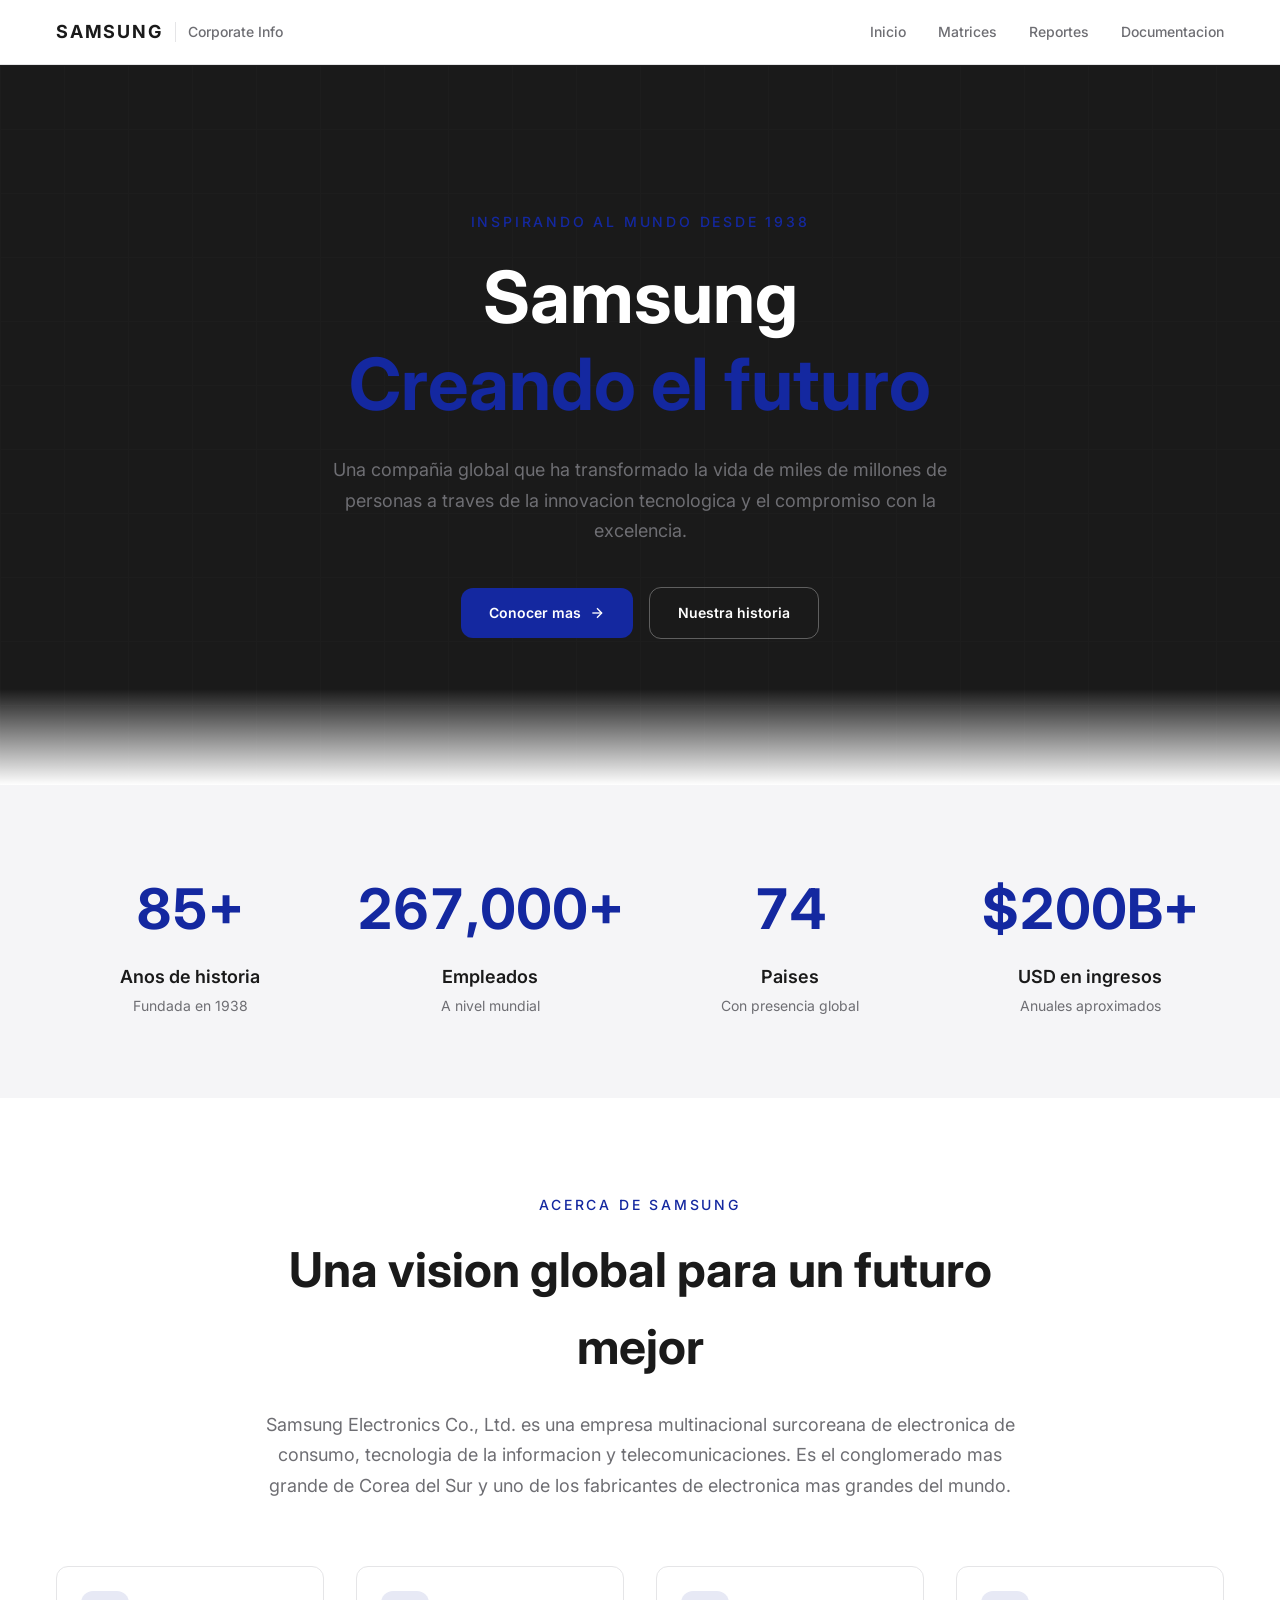
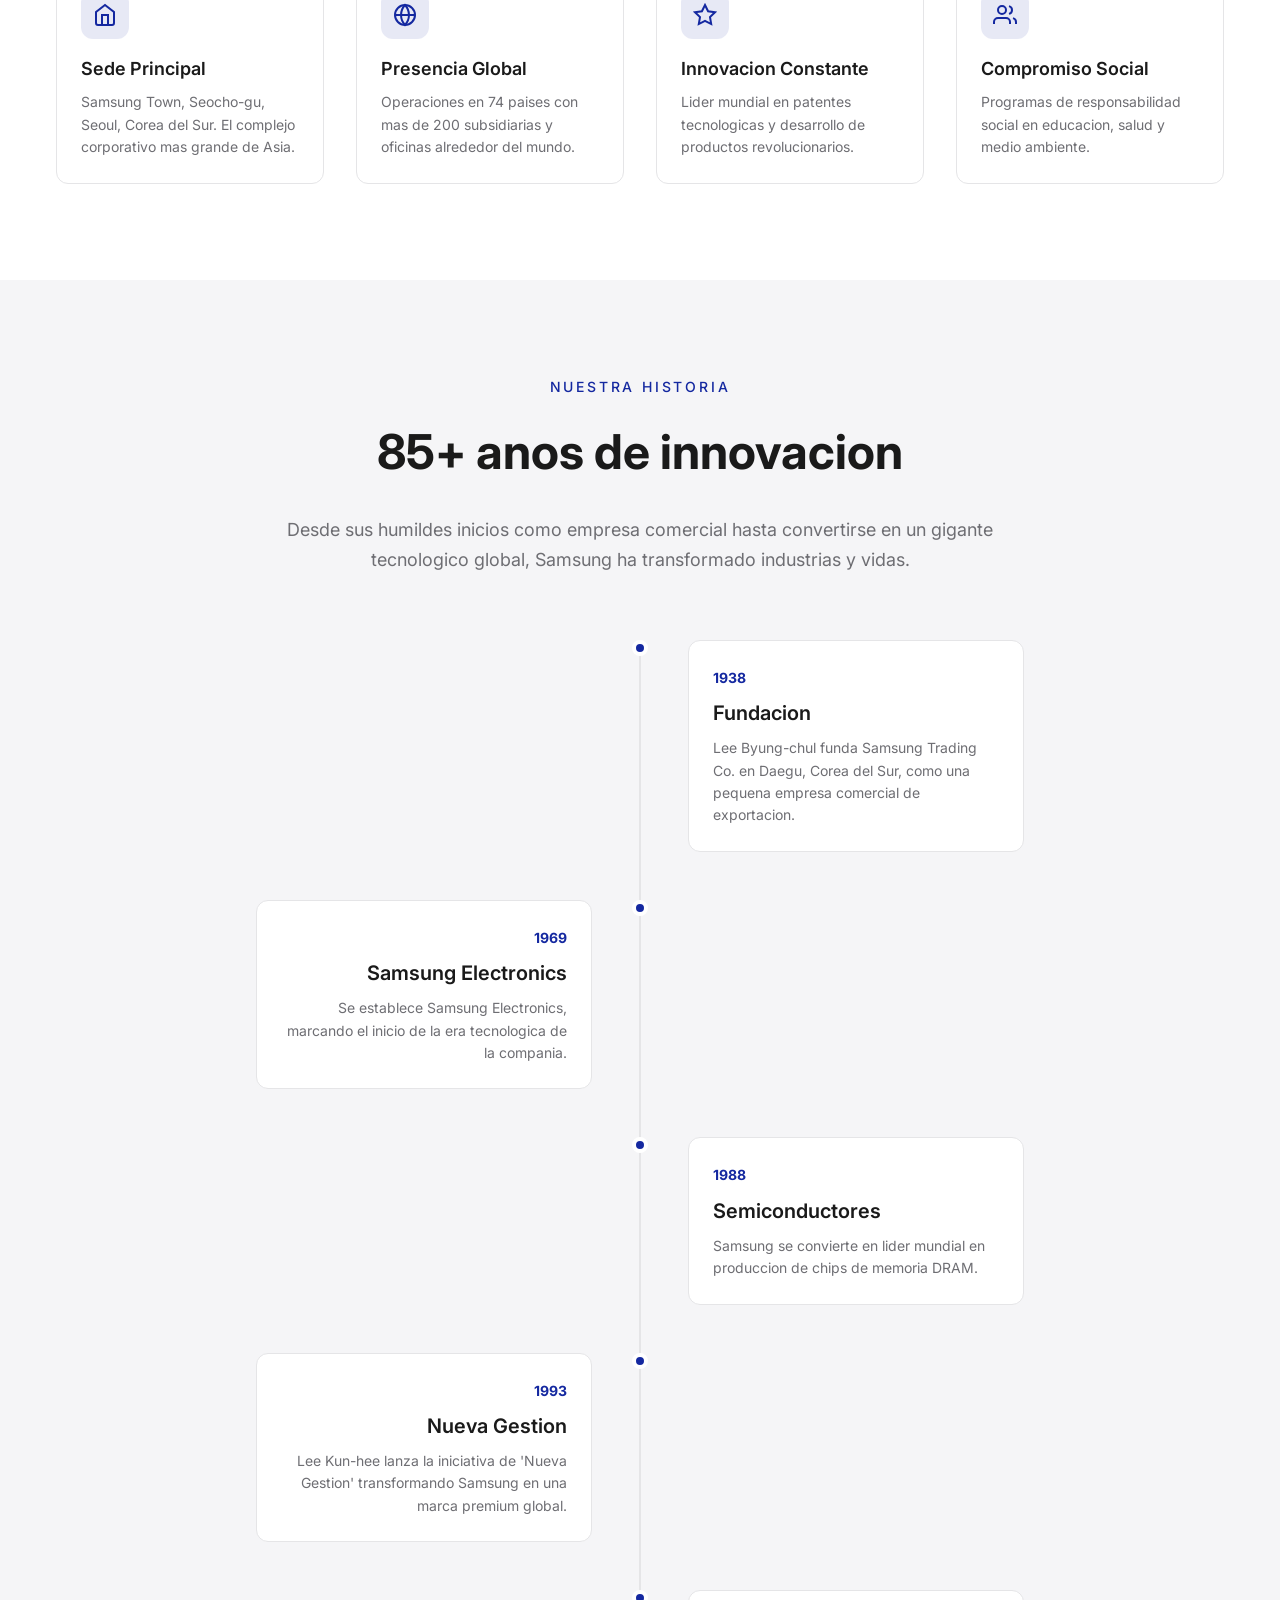
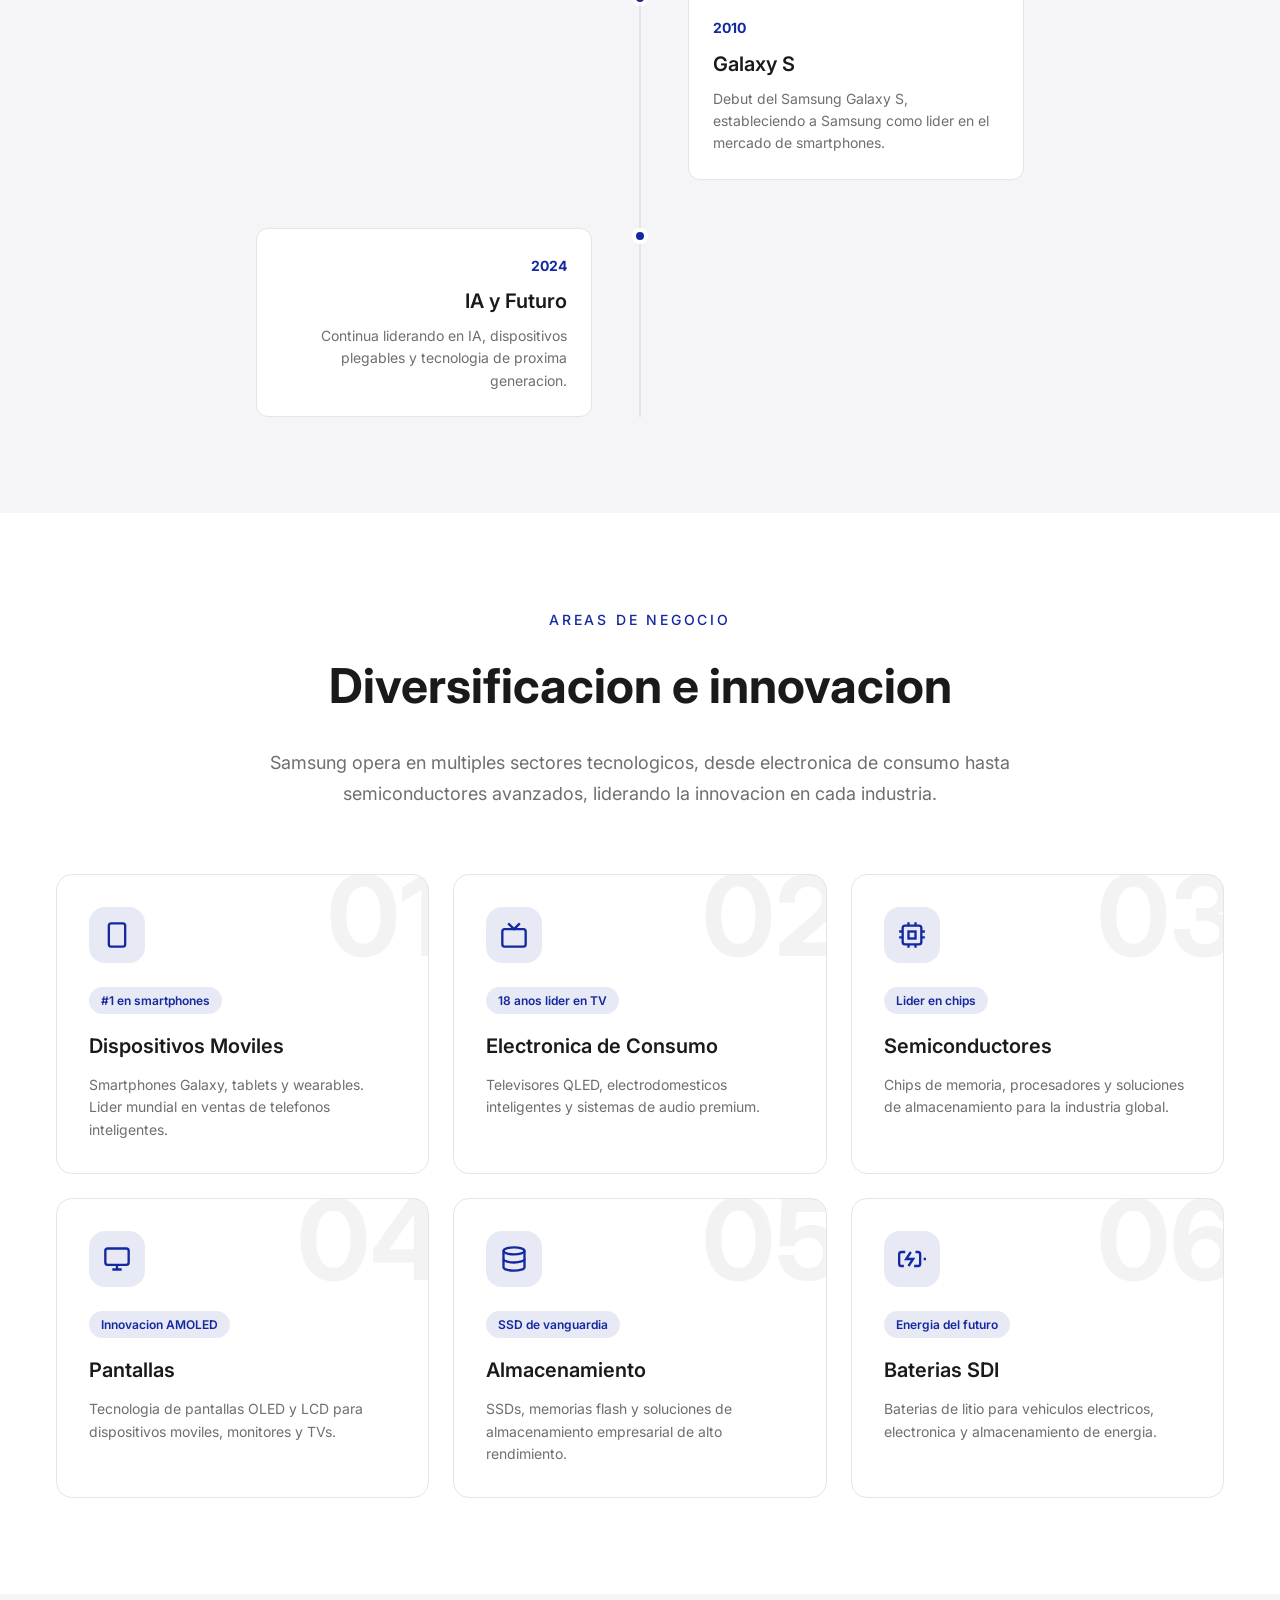
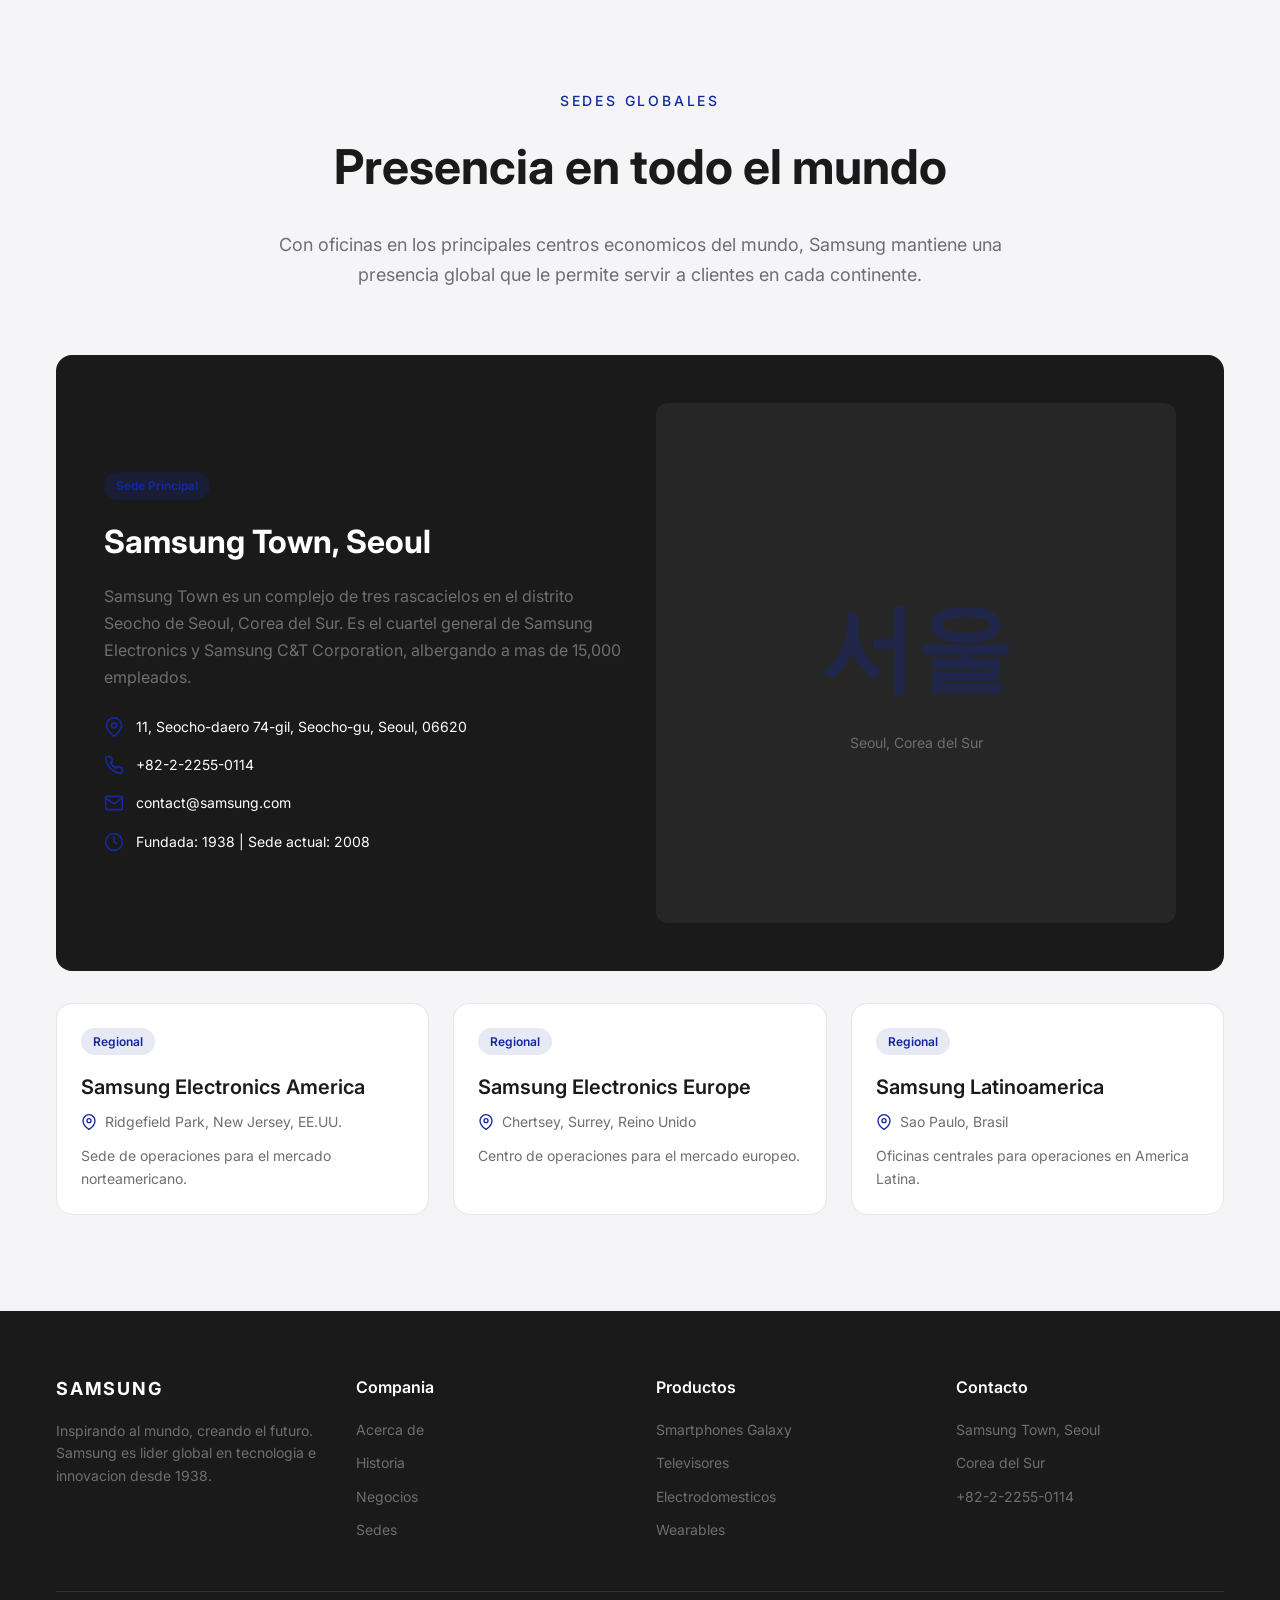
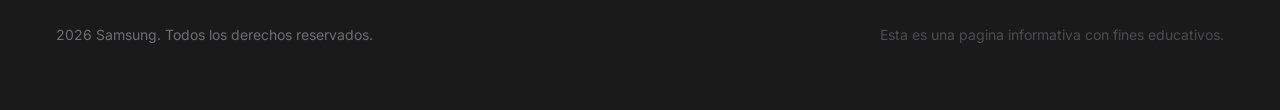
<file: index.html>
<!DOCTYPE html>
<html lang="es">
<head>
  <meta charset="UTF-8">
  <meta name="viewport" content="width=device-width, initial-scale=1.0">
  <title>Samsung | Informacion Corporativa</title>
  <meta name="description" content="Pagina informativa sobre Samsung Electronics. Historia, sedes, areas de negocio y mas de 85 anos de innovacion tecnologica.">
  <link rel="preconnect" href="https://fonts.googleapis.com">
  <link rel="preconnect" href="https://fonts.gstatic.com" crossorigin>
  <link href="https://fonts.googleapis.com/css2?family=Inter:wght@400;500;600;700&display=swap" rel="stylesheet">
  <link rel="stylesheet" href="style_home.css">
</head>
<body>

  <!-- Header -->
  <header class="header">
    <div class="header-container">
      <a href="index.html" class="logo">
        <span class="logo-text">SAMSUNG</span>
        <span class="logo-divider"></span>
        <span class="logo-subtitle">Corporate Info</span>
      </a>
      <nav class="nav">
        <a href="#" class="nav-link">Inicio</a>
        <a href="matrices.html" class="nav-link">Matrices</a>
        <a href="#" class="nav-link">Reportes</a>
        <a href="#" class="nav-link">Documentacion</a>
      </nav>
      <button class="menu-toggle" onclick="toggleMenu()">
        <svg viewBox="0 0 24 24" fill="none" stroke="currentColor" stroke-width="2">
          <line x1="3" y1="12" x2="21" y2="12"></line>
          <line x1="3" y1="6" x2="21" y2="6"></line>
          <line x1="3" y1="18" x2="21" y2="18"></line>
        </svg>
      </button>
    </div>
    <nav class="nav-mobile" id="mobileNav">
      <a href="#" class="nav-link-mobile">Inicio</a>
      <a href="matrices.html" class="nav-link-mobile">Matrices</a>
      <a href="#negocios" class="nav-link-mobile">Reportes</a>
      <a href="#sedes" class="nav-link-mobile">Documentacion</a>
    </nav>
  </header>

  <!-- Hero Section -->
  <section class="hero">
    <div class="hero-bg-pattern"></div>
    <div class="container hero-content">
      <p class="hero-subtitle">Inspirando al mundo desde 1938</p>
      <h1 class="hero-title">
        Samsung
        <span class="hero-title-accent">Creando el futuro</span>
      </h1>
      <p class="hero-description">
        Una compañia global que ha transformado la vida de miles de millones de personas 
        a traves de la innovacion tecnologica y el compromiso con la excelencia.
      </p>
      <div class="hero-buttons">
        <a href="#acerca" class="btn btn-primary">
          Conocer mas
          <svg class="btn-icon" viewBox="0 0 24 24" fill="none" stroke="currentColor" stroke-width="2">
            <line x1="5" y1="12" x2="19" y2="12"></line>
            <polyline points="12 5 19 12 12 19"></polyline>
          </svg>
        </a>
        <a href="#historia" class="btn btn-outline">Nuestra historia</a>
      </div>
    </div>
    <div class="hero-gradient-bottom"></div>
  </section>

  <!-- Stats Section -->
  <section class="stats">
    <div class="container">
      <div class="stats-grid">
        <div class="stat-item">
          <div class="stat-number">85+</div>
          <div class="stat-label">Anos de historia</div>
          <div class="stat-description">Fundada en 1938</div>
        </div>
        <div class="stat-item">
          <div class="stat-number">267,000+</div>
          <div class="stat-label">Empleados</div>
          <div class="stat-description">A nivel mundial</div>
        </div>
        <div class="stat-item">
          <div class="stat-number">74</div>
          <div class="stat-label">Paises</div>
          <div class="stat-description">Con presencia global</div>
        </div>
        <div class="stat-item">
          <div class="stat-number">$200B+</div>
          <div class="stat-label">USD en ingresos</div>
          <div class="stat-description">Anuales aproximados</div>
        </div>
      </div>
    </div>
  </section>

  <!-- About Section -->
  <section id="acerca" class="about">
    <div class="container">
      <div class="section-header">
        <p class="section-subtitle">Acerca de Samsung</p>
        <h2 class="section-title">Una vision global para un futuro mejor</h2>
        <p class="section-description">
          Samsung Electronics Co., Ltd. es una empresa multinacional surcoreana de electronica 
          de consumo, tecnologia de la informacion y telecomunicaciones. Es el conglomerado 
          mas grande de Corea del Sur y uno de los fabricantes de electronica mas grandes del mundo.
        </p>
      </div>
      <div class="features-grid">
        <div class="feature-card">
          <div class="feature-icon">
            <svg viewBox="0 0 24 24" fill="none" stroke="currentColor" stroke-width="2">
              <path d="M3 9l9-7 9 7v11a2 2 0 01-2 2H5a2 2 0 01-2-2z"></path>
              <polyline points="9 22 9 12 15 12 15 22"></polyline>
            </svg>
          </div>
          <h3 class="feature-title">Sede Principal</h3>
          <p class="feature-description">Samsung Town, Seocho-gu, Seoul, Corea del Sur. El complejo corporativo mas grande de Asia.</p>
        </div>
        <div class="feature-card">
          <div class="feature-icon">
            <svg viewBox="0 0 24 24" fill="none" stroke="currentColor" stroke-width="2">
              <circle cx="12" cy="12" r="10"></circle>
              <line x1="2" y1="12" x2="22" y2="12"></line>
              <path d="M12 2a15.3 15.3 0 014 10 15.3 15.3 0 01-4 10 15.3 15.3 0 01-4-10 15.3 15.3 0 014-10z"></path>
            </svg>
          </div>
          <h3 class="feature-title">Presencia Global</h3>
          <p class="feature-description">Operaciones en 74 paises con mas de 200 subsidiarias y oficinas alrededor del mundo.</p>
        </div>
        <div class="feature-card">
          <div class="feature-icon">
            <svg viewBox="0 0 24 24" fill="none" stroke="currentColor" stroke-width="2">
              <polygon points="12 2 15.09 8.26 22 9.27 17 14.14 18.18 21.02 12 17.77 5.82 21.02 7 14.14 2 9.27 8.91 8.26 12 2"></polygon>
            </svg>
          </div>
          <h3 class="feature-title">Innovacion Constante</h3>
          <p class="feature-description">Lider mundial en patentes tecnologicas y desarrollo de productos revolucionarios.</p>
        </div>
        <div class="feature-card">
          <div class="feature-icon">
            <svg viewBox="0 0 24 24" fill="none" stroke="currentColor" stroke-width="2">
              <path d="M17 21v-2a4 4 0 00-4-4H5a4 4 0 00-4 4v2"></path>
              <circle cx="9" cy="7" r="4"></circle>
              <path d="M23 21v-2a4 4 0 00-3-3.87"></path>
              <path d="M16 3.13a4 4 0 010 7.75"></path>
            </svg>
          </div>
          <h3 class="feature-title">Compromiso Social</h3>
          <p class="feature-description">Programas de responsabilidad social en educacion, salud y medio ambiente.</p>
        </div>
      </div>
    </div>
  </section>

  <!-- History Section -->
  <section id="historia" class="history">
    <div class="container">
      <div class="section-header">
        <p class="section-subtitle">Nuestra Historia</p>
        <h2 class="section-title">85+ anos de innovacion</h2>
        <p class="section-description">
          Desde sus humildes inicios como empresa comercial hasta convertirse en un 
          gigante tecnologico global, Samsung ha transformado industrias y vidas.
        </p>
      </div>
      <div class="timeline">
        <div class="timeline-line"></div>
        <div class="timeline-item">
          <div class="timeline-dot"></div>
          <div class="timeline-card">
            <span class="timeline-year">1938</span>
            <h3 class="timeline-title">Fundacion</h3>
            <p class="timeline-description">Lee Byung-chul funda Samsung Trading Co. en Daegu, Corea del Sur, como una pequena empresa comercial de exportacion.</p>
          </div>
        </div>
        <div class="timeline-item">
          <div class="timeline-dot"></div>
          <div class="timeline-card">
            <span class="timeline-year">1969</span>
            <h3 class="timeline-title">Samsung Electronics</h3>
            <p class="timeline-description">Se establece Samsung Electronics, marcando el inicio de la era tecnologica de la compania.</p>
          </div>
        </div>
        <div class="timeline-item">
          <div class="timeline-dot"></div>
          <div class="timeline-card">
            <span class="timeline-year">1988</span>
            <h3 class="timeline-title">Semiconductores</h3>
            <p class="timeline-description">Samsung se convierte en lider mundial en produccion de chips de memoria DRAM.</p>
          </div>
        </div>
        <div class="timeline-item">
          <div class="timeline-dot"></div>
          <div class="timeline-card">
            <span class="timeline-year">1993</span>
            <h3 class="timeline-title">Nueva Gestion</h3>
            <p class="timeline-description">Lee Kun-hee lanza la iniciativa de 'Nueva Gestion' transformando Samsung en una marca premium global.</p>
          </div>
        </div>
        <div class="timeline-item">
          <div class="timeline-dot"></div>
          <div class="timeline-card">
            <span class="timeline-year">2010</span>
            <h3 class="timeline-title">Galaxy S</h3>
            <p class="timeline-description">Debut del Samsung Galaxy S, estableciendo a Samsung como lider en el mercado de smartphones.</p>
          </div>
        </div>
        <div class="timeline-item">
          <div class="timeline-dot"></div>
          <div class="timeline-card">
            <span class="timeline-year">2024</span>
            <h3 class="timeline-title">IA y Futuro</h3>
            <p class="timeline-description">Continua liderando en IA, dispositivos plegables y tecnologia de proxima generacion.</p>
          </div>
        </div>
      </div>
    </div>
  </section>

  <!-- Business Section -->
  <section id="negocios" class="business">
    <div class="container">
      <div class="section-header">
        <p class="section-subtitle">Areas de Negocio</p>
        <h2 class="section-title">Diversificacion e innovacion</h2>
        <p class="section-description">
          Samsung opera en multiples sectores tecnologicos, desde electronica de consumo 
          hasta semiconductores avanzados, liderando la innovacion en cada industria.
        </p>
      </div>
      <div class="business-grid">
        <div class="business-card">
          <div class="business-number">01</div>
          <div class="business-icon">
            <svg viewBox="0 0 24 24" fill="none" stroke="currentColor" stroke-width="2">
              <rect x="5" y="2" width="14" height="20" rx="2" ry="2"></rect>
              <line x1="12" y1="18" x2="12.01" y2="18"></line>
            </svg>
          </div>
          <span class="business-badge">#1 en smartphones</span>
          <h3 class="business-title">Dispositivos Moviles</h3>
          <p class="business-description">Smartphones Galaxy, tablets y wearables. Lider mundial en ventas de telefonos inteligentes.</p>
        </div>
        <div class="business-card">
          <div class="business-number">02</div>
          <div class="business-icon">
            <svg viewBox="0 0 24 24" fill="none" stroke="currentColor" stroke-width="2">
              <rect x="2" y="7" width="20" height="15" rx="2" ry="2"></rect>
              <polyline points="17 2 12 7 7 2"></polyline>
            </svg>
          </div>
          <span class="business-badge">18 anos lider en TV</span>
          <h3 class="business-title">Electronica de Consumo</h3>
          <p class="business-description">Televisores QLED, electrodomesticos inteligentes y sistemas de audio premium.</p>
        </div>
        <div class="business-card">
          <div class="business-number">03</div>
          <div class="business-icon">
            <svg viewBox="0 0 24 24" fill="none" stroke="currentColor" stroke-width="2">
              <rect x="4" y="4" width="16" height="16" rx="2" ry="2"></rect>
              <rect x="9" y="9" width="6" height="6"></rect>
              <line x1="9" y1="1" x2="9" y2="4"></line>
              <line x1="15" y1="1" x2="15" y2="4"></line>
              <line x1="9" y1="20" x2="9" y2="23"></line>
              <line x1="15" y1="20" x2="15" y2="23"></line>
              <line x1="20" y1="9" x2="23" y2="9"></line>
              <line x1="20" y1="14" x2="23" y2="14"></line>
              <line x1="1" y1="9" x2="4" y2="9"></line>
              <line x1="1" y1="14" x2="4" y2="14"></line>
            </svg>
          </div>
          <span class="business-badge">Lider en chips</span>
          <h3 class="business-title">Semiconductores</h3>
          <p class="business-description">Chips de memoria, procesadores y soluciones de almacenamiento para la industria global.</p>
        </div>
        <div class="business-card">
          <div class="business-number">04</div>
          <div class="business-icon">
            <svg viewBox="0 0 24 24" fill="none" stroke="currentColor" stroke-width="2">
              <rect x="2" y="3" width="20" height="14" rx="2" ry="2"></rect>
              <line x1="8" y1="21" x2="16" y2="21"></line>
              <line x1="12" y1="17" x2="12" y2="21"></line>
            </svg>
          </div>
          <span class="business-badge">Innovacion AMOLED</span>
          <h3 class="business-title">Pantallas</h3>
          <p class="business-description">Tecnologia de pantallas OLED y LCD para dispositivos moviles, monitores y TVs.</p>
        </div>
        <div class="business-card">
          <div class="business-number">05</div>
          <div class="business-icon">
            <svg viewBox="0 0 24 24" fill="none" stroke="currentColor" stroke-width="2">
              <ellipse cx="12" cy="5" rx="9" ry="3"></ellipse>
              <path d="M21 12c0 1.66-4 3-9 3s-9-1.34-9-3"></path>
              <path d="M3 5v14c0 1.66 4 3 9 3s9-1.34 9-3V5"></path>
            </svg>
          </div>
          <span class="business-badge">SSD de vanguardia</span>
          <h3 class="business-title">Almacenamiento</h3>
          <p class="business-description">SSDs, memorias flash y soluciones de almacenamiento empresarial de alto rendimiento.</p>
        </div>
        <div class="business-card">
          <div class="business-number">06</div>
          <div class="business-icon">
            <svg viewBox="0 0 24 24" fill="none" stroke="currentColor" stroke-width="2">
              <path d="M5 18H3a2 2 0 01-2-2V8a2 2 0 012-2h3.19M15 6h2a2 2 0 012 2v8a2 2 0 01-2 2h-3.19"></path>
              <line x1="23" y1="13" x2="23" y2="11"></line>
              <polyline points="11 6 7 12 13 12 9 18"></polyline>
            </svg>
          </div>
          <span class="business-badge">Energia del futuro</span>
          <h3 class="business-title">Baterias SDI</h3>
          <p class="business-description">Baterias de litio para vehiculos electricos, electronica y almacenamiento de energia.</p>
        </div>
      </div>
    </div>
  </section>

  <!-- Headquarters Section -->
  <section id="sedes" class="headquarters">
    <div class="container">
      <div class="section-header">
        <p class="section-subtitle">Sedes Globales</p>
        <h2 class="section-title">Presencia en todo el mundo</h2>
        <p class="section-description">
          Con oficinas en los principales centros economicos del mundo, Samsung 
          mantiene una presencia global que le permite servir a clientes en cada continente.
        </p>
      </div>
      
      <!-- Main HQ Card -->
      <div class="hq-main-card">
        <div class="hq-main-content">
          <div class="hq-main-info">
            <span class="hq-badge">Sede Principal</span>
            <h3 class="hq-main-title">Samsung Town, Seoul</h3>
            <p class="hq-main-description">
              Samsung Town es un complejo de tres rascacielos en el distrito Seocho de Seoul, 
              Corea del Sur. Es el cuartel general de Samsung Electronics y Samsung C&T Corporation, 
              albergando a mas de 15,000 empleados.
            </p>
            <div class="hq-details">
              <div class="hq-detail">
                <svg class="hq-detail-icon" viewBox="0 0 24 24" fill="none" stroke="currentColor" stroke-width="2">
                  <path d="M21 10c0 7-9 13-9 13s-9-6-9-13a9 9 0 0118 0z"></path>
                  <circle cx="12" cy="10" r="3"></circle>
                </svg>
                <span>11, Seocho-daero 74-gil, Seocho-gu, Seoul, 06620</span>
              </div>
              <div class="hq-detail">
                <svg class="hq-detail-icon" viewBox="0 0 24 24" fill="none" stroke="currentColor" stroke-width="2">
                  <path d="M22 16.92v3a2 2 0 01-2.18 2 19.79 19.79 0 01-8.63-3.07 19.5 19.5 0 01-6-6 19.79 19.79 0 01-3.07-8.67A2 2 0 014.11 2h3a2 2 0 012 1.72 12.84 12.84 0 00.7 2.81 2 2 0 01-.45 2.11L8.09 9.91a16 16 0 006 6l1.27-1.27a2 2 0 012.11-.45 12.84 12.84 0 002.81.7A2 2 0 0122 16.92z"></path>
                </svg>
                <span>+82-2-2255-0114</span>
              </div>
              <div class="hq-detail">
                <svg class="hq-detail-icon" viewBox="0 0 24 24" fill="none" stroke="currentColor" stroke-width="2">
                  <path d="M4 4h16c1.1 0 2 .9 2 2v12c0 1.1-.9 2-2 2H4c-1.1 0-2-.9-2-2V6c0-1.1.9-2 2-2z"></path>
                  <polyline points="22,6 12,13 2,6"></polyline>
                </svg>
                <span>contact@samsung.com</span>
              </div>
              <div class="hq-detail">
                <svg class="hq-detail-icon" viewBox="0 0 24 24" fill="none" stroke="currentColor" stroke-width="2">
                  <circle cx="12" cy="12" r="10"></circle>
                  <polyline points="12 6 12 12 16 14"></polyline>
                </svg>
                <span>Fundada: 1938 | Sede actual: 2008</span>
              </div>
            </div>
          </div>
          <div class="hq-main-visual">
            <div class="hq-korean-text">서울</div>
            <span class="hq-korean-subtitle">Seoul, Corea del Sur</span>
          </div>
        </div>
      </div>

      <!-- Regional Offices -->
      <div class="regional-offices-grid">
        <div class="regional-office-card">
          <span class="office-badge">Regional</span>
          <h3 class="office-title">Samsung Electronics America</h3>
          <div class="office-location">
            <svg class="office-location-icon" viewBox="0 0 24 24" fill="none" stroke="currentColor" stroke-width="2">
              <path d="M21 10c0 7-9 13-9 13s-9-6-9-13a9 9 0 0118 0z"></path>
              <circle cx="12" cy="10" r="3"></circle>
            </svg>
            Ridgefield Park, New Jersey, EE.UU.
          </div>
          <p class="office-description">Sede de operaciones para el mercado norteamericano.</p>
        </div>
        <div class="regional-office-card">
          <span class="office-badge">Regional</span>
          <h3 class="office-title">Samsung Electronics Europe</h3>
          <div class="office-location">
            <svg class="office-location-icon" viewBox="0 0 24 24" fill="none" stroke="currentColor" stroke-width="2">
              <path d="M21 10c0 7-9 13-9 13s-9-6-9-13a9 9 0 0118 0z"></path>
              <circle cx="12" cy="10" r="3"></circle>
            </svg>
            Chertsey, Surrey, Reino Unido
          </div>
          <p class="office-description">Centro de operaciones para el mercado europeo.</p>
        </div>
        <div class="regional-office-card">
          <span class="office-badge">Regional</span>
          <h3 class="office-title">Samsung Latinoamerica</h3>
          <div class="office-location">
            <svg class="office-location-icon" viewBox="0 0 24 24" fill="none" stroke="currentColor" stroke-width="2">
              <path d="M21 10c0 7-9 13-9 13s-9-6-9-13a9 9 0 0118 0z"></path>
              <circle cx="12" cy="10" r="3"></circle>
            </svg>
            Sao Paulo, Brasil
          </div>
          <p class="office-description">Oficinas centrales para operaciones en America Latina.</p>
        </div>
      </div>
    </div>
  </section>

  <!-- Footer -->
  <footer class="footer">
    <div class="container">
      <div class="footer-grid">
        <div class="footer-brand">
          <h4 class="footer-logo">SAMSUNG</h4>
          <p class="footer-description">
            Inspirando al mundo, creando el futuro. Samsung es lider global en 
            tecnologia e innovacion desde 1938.
          </p>
        </div>
        <div class="footer-links">
          <h5 class="footer-title">Compania</h5>
          <ul class="footer-list">
            <li><a href="#acerca">Acerca de</a></li>
            <li><a href="#historia">Historia</a></li>
            <li><a href="#negocios">Negocios</a></li>
            <li><a href="#sedes">Sedes</a></li>
          </ul>
        </div>
        <div class="footer-links">
          <h5 class="footer-title">Productos</h5>
          <ul class="footer-list">
            <li><span>Smartphones Galaxy</span></li>
            <li><span>Televisores</span></li>
            <li><span>Electrodomesticos</span></li>
            <li><span>Wearables</span></li>
          </ul>
        </div>
        <div class="footer-links">
          <h5 class="footer-title">Contacto</h5>
          <ul class="footer-list">
            <li><span>Samsung Town, Seoul</span></li>
            <li><span>Corea del Sur</span></li>
            <li><span>+82-2-2255-0114</span></li>
          </ul>
        </div>
      </div>
      <div class="footer-bottom">
        <p>2026 Samsung. Todos los derechos reservados.</p>
        <p class="footer-disclaimer">Esta es una pagina informativa con fines educativos.</p>
      </div>
    </div>
  </footer>

  <script>
    function toggleMenu() {
      const mobileNav = document.getElementById('mobileNav');
      mobileNav.classList.toggle('active');
    }
  </script>

</body>
</html>
</file>
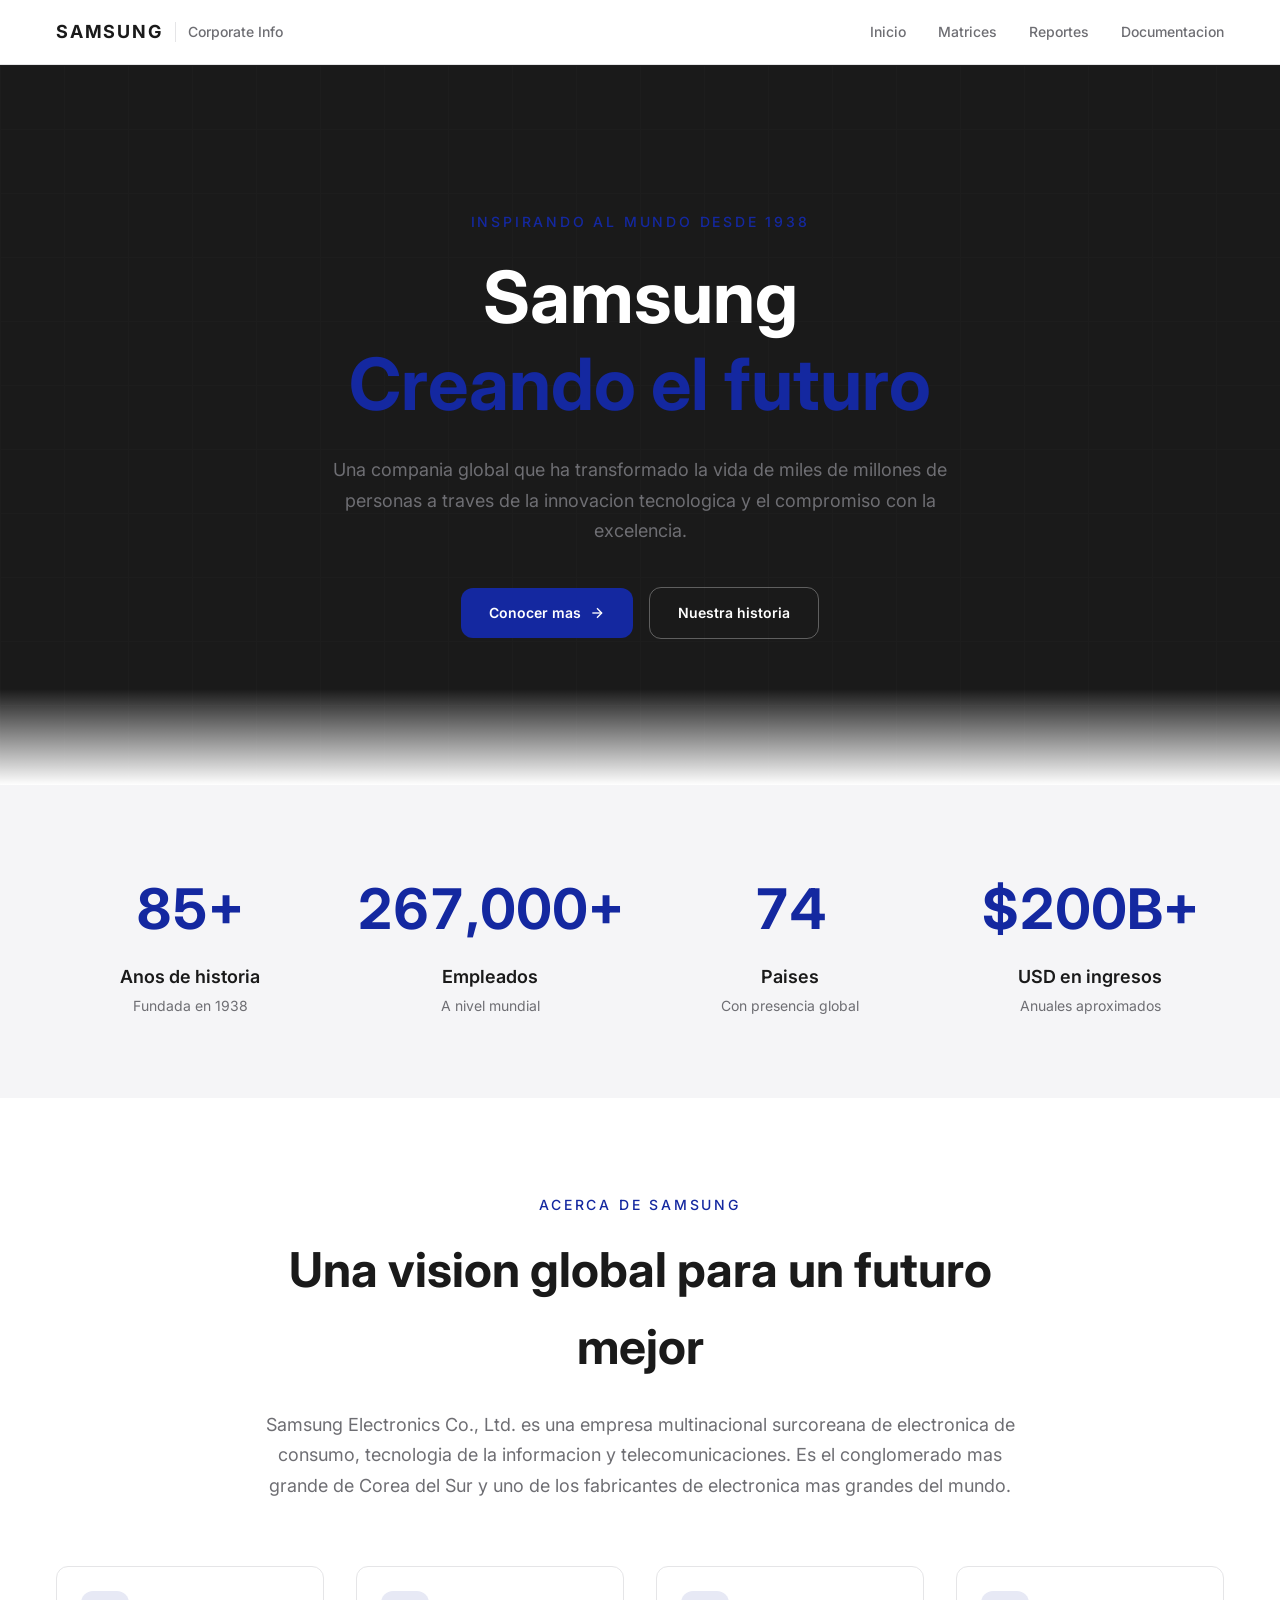
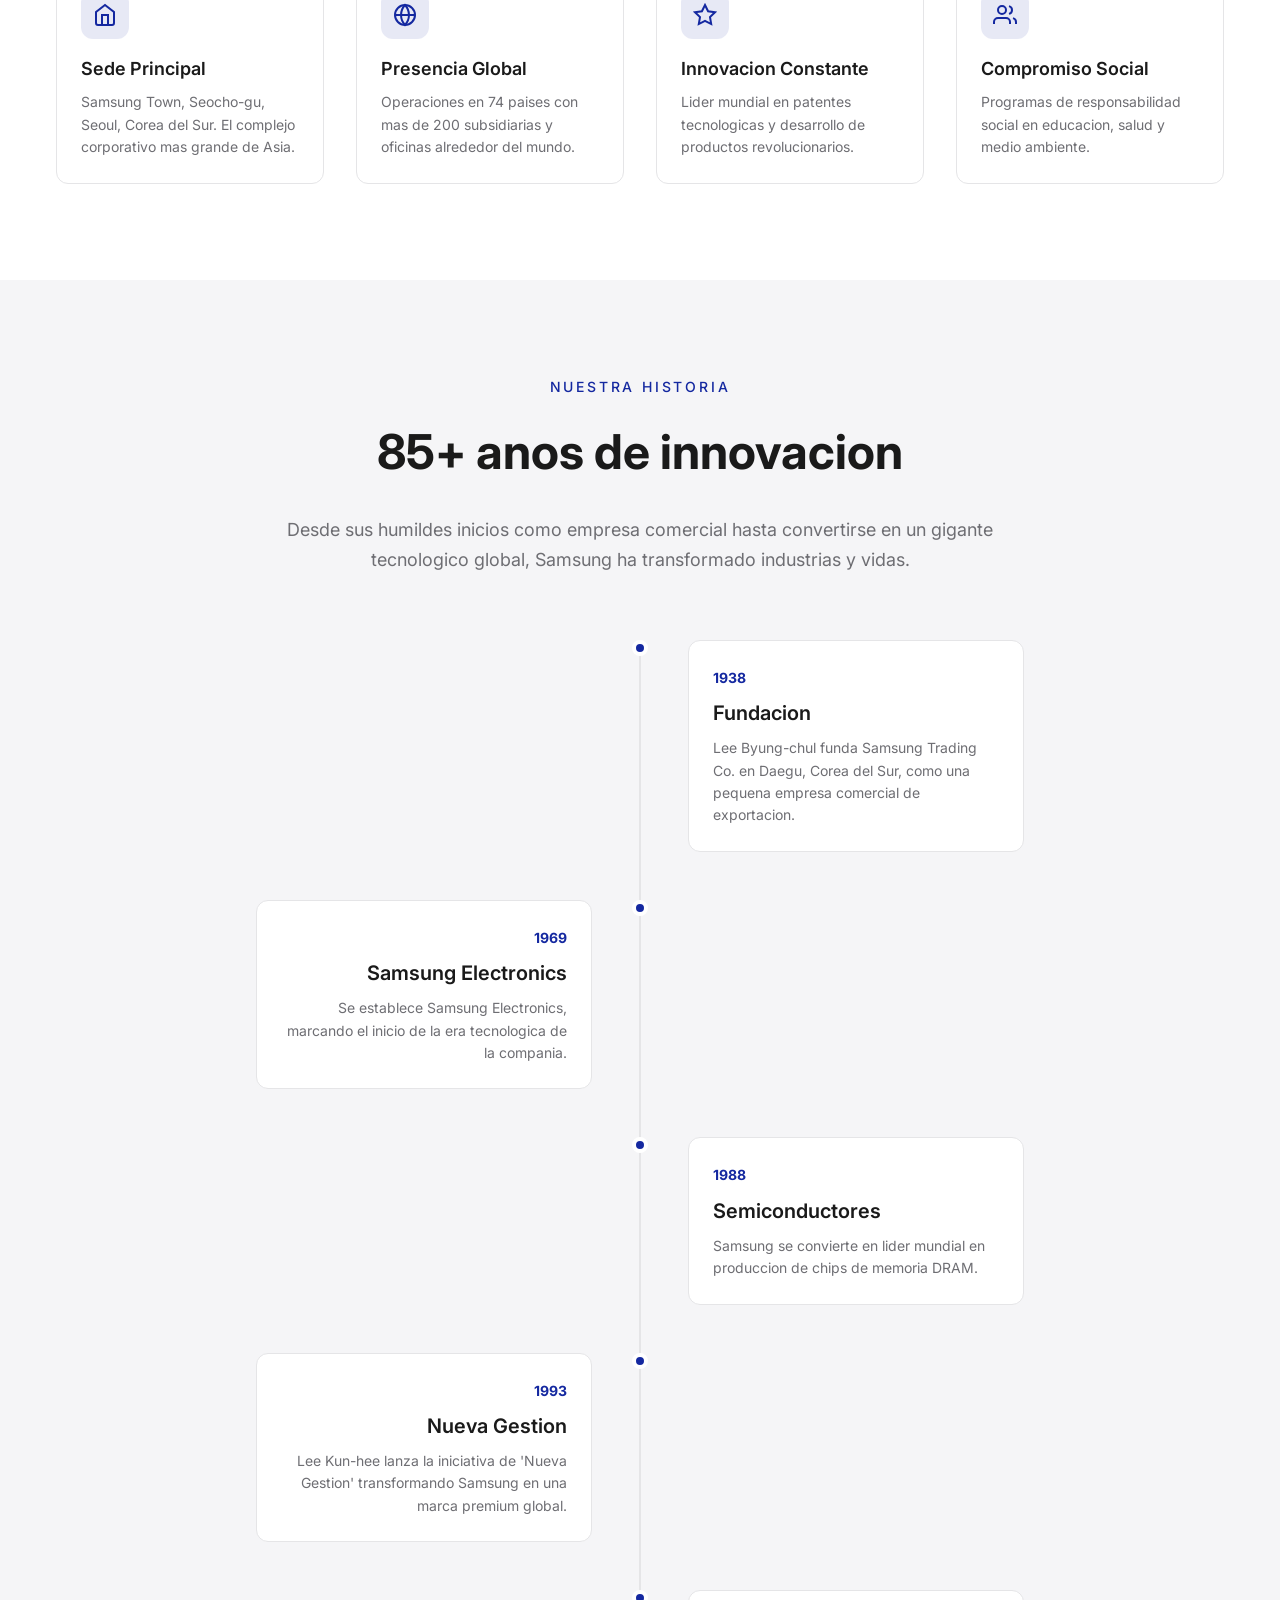
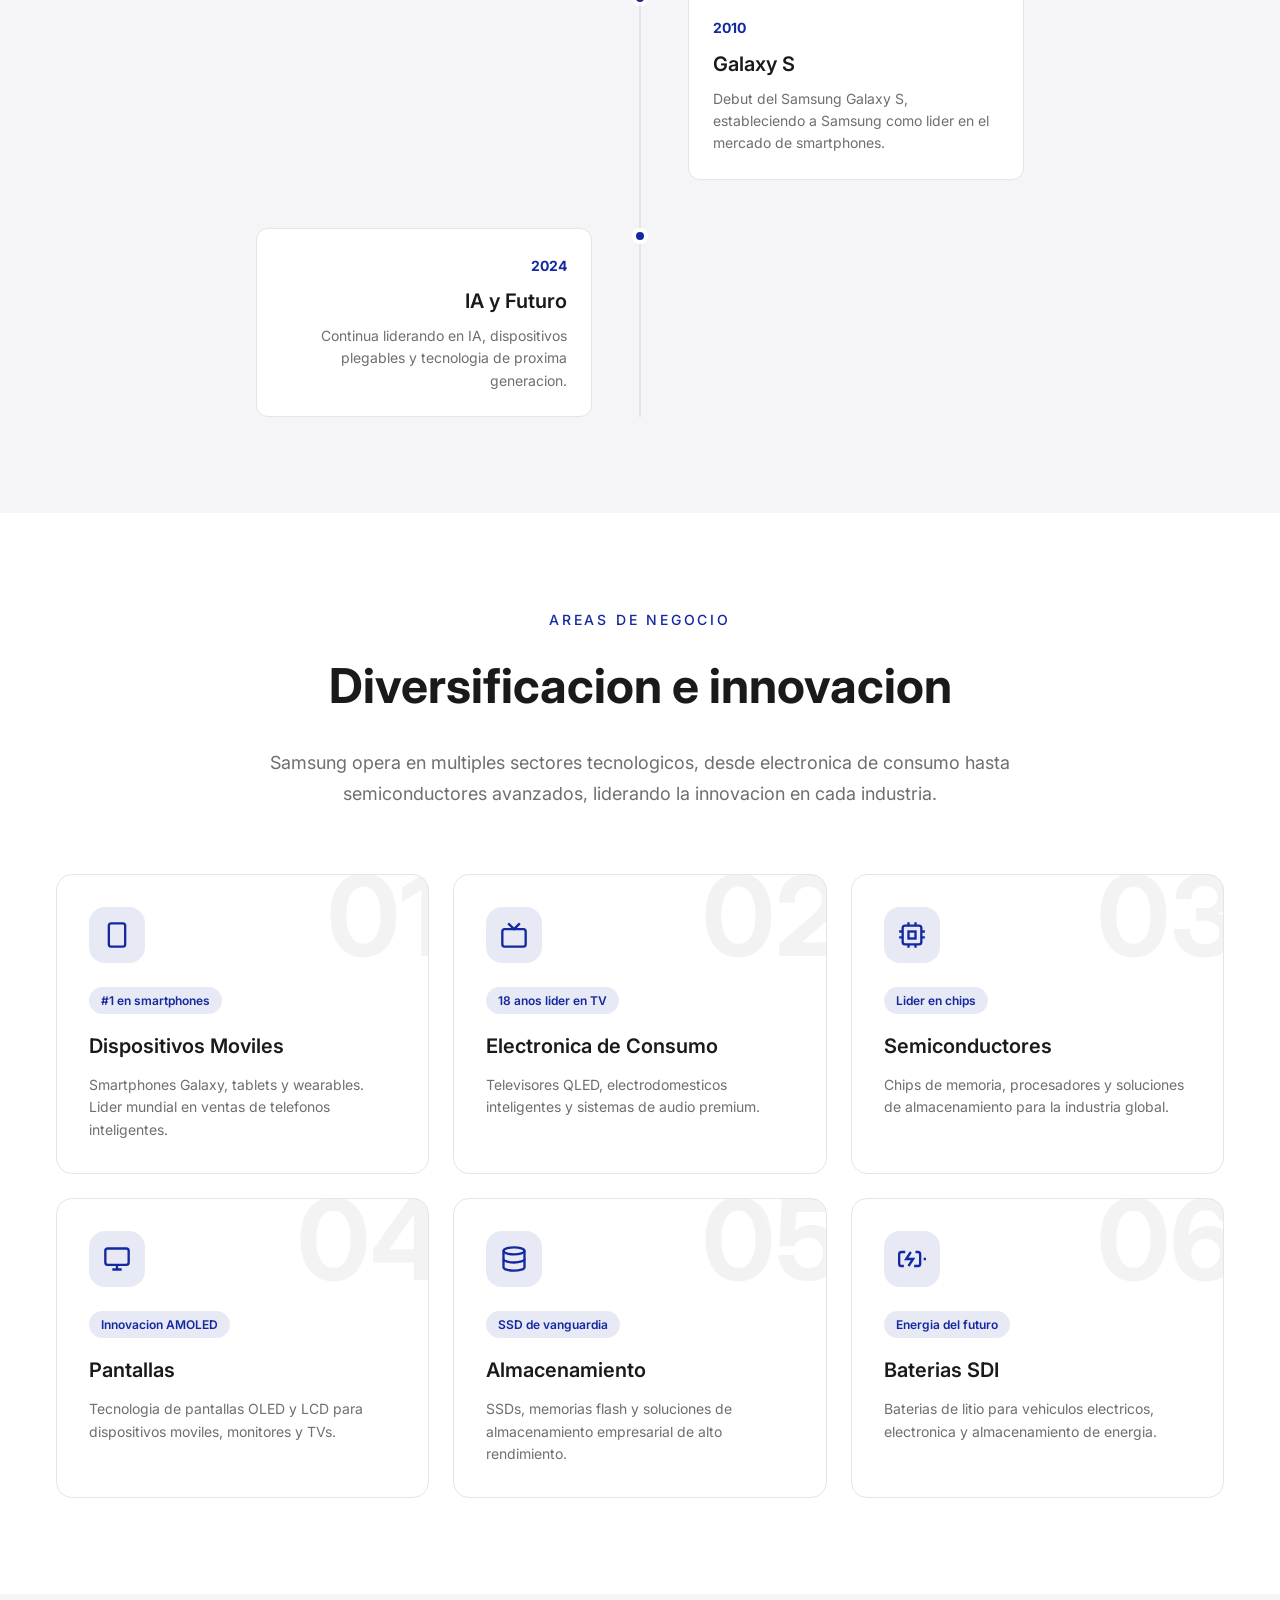
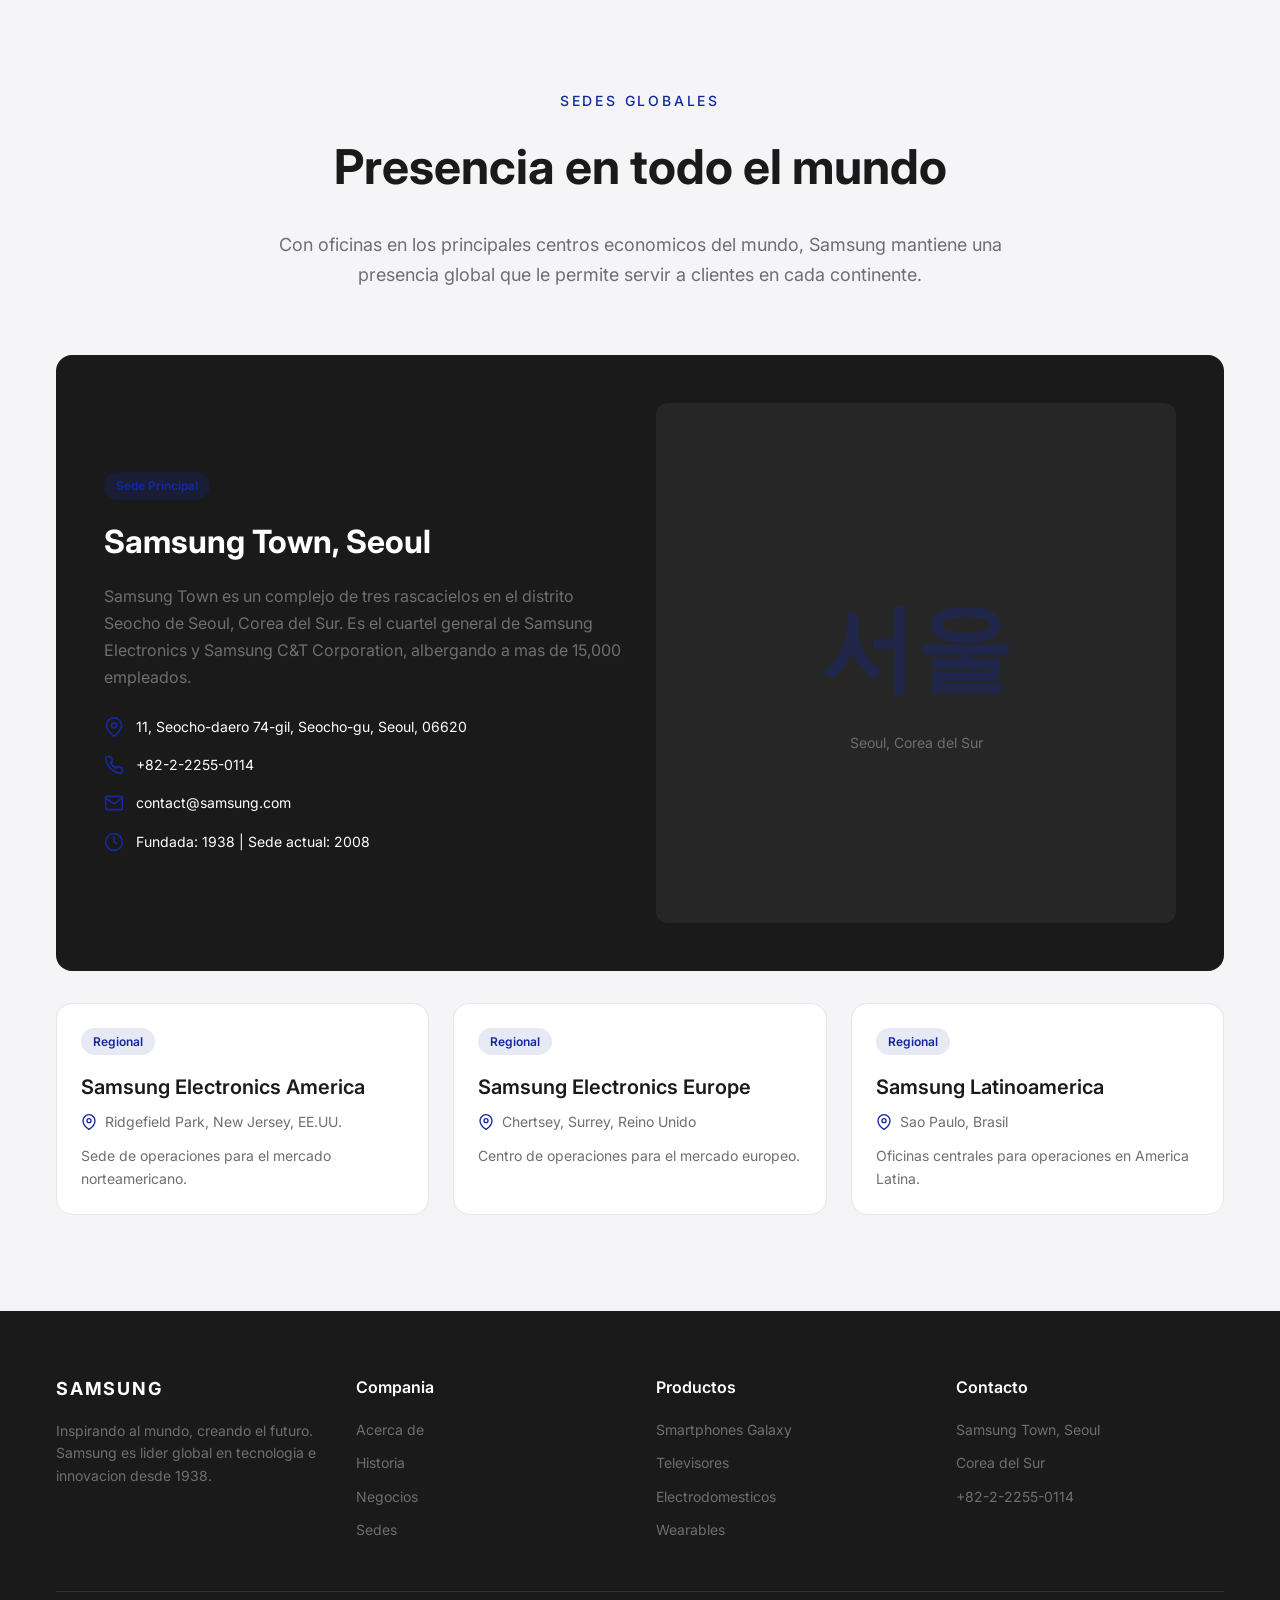
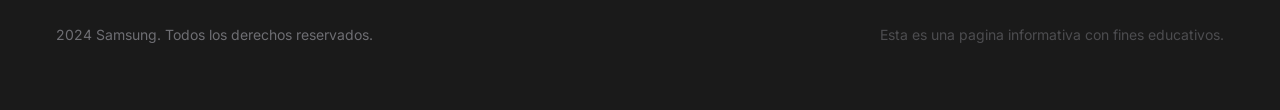
<file: hindex.html>
<!DOCTYPE html>
<html lang="es">
<head>
  <meta charset="UTF-8">
  <meta name="viewport" content="width=device-width, initial-scale=1.0">
  <title>Samsung | Informacion Corporativa</title>
  <meta name="description" content="Pagina informativa sobre Samsung Electronics. Historia, sedes, areas de negocio y mas de 85 anos de innovacion tecnologica.">
  <link rel="preconnect" href="https://fonts.googleapis.com">
  <link rel="preconnect" href="https://fonts.gstatic.com" crossorigin>
  <link href="https://fonts.googleapis.com/css2?family=Inter:wght@400;500;600;700&display=swap" rel="stylesheet">
  <link rel="stylesheet" href="style_home.css">
</head>
<body>

  <!-- Header -->
  <header class="header">
    <div class="header-container">
      <a href="/" class="logo">
        <span class="logo-text">SAMSUNG</span>
        <span class="logo-divider"></span>
        <span class="logo-subtitle">Corporate Info</span>
      </a>
      <nav class="nav">
        <a href="#" class="nav-link">Inicio</a>
        <a href="matrices.html" class="nav-link">Matrices</a>
        <a href="#" class="nav-link">Reportes</a>
        <a href="#" class="nav-link">Documentacion</a>
      </nav>
      <button class="menu-toggle" onclick="toggleMenu()">
        <svg viewBox="0 0 24 24" fill="none" stroke="currentColor" stroke-width="2">
          <line x1="3" y1="12" x2="21" y2="12"></line>
          <line x1="3" y1="6" x2="21" y2="6"></line>
          <line x1="3" y1="18" x2="21" y2="18"></line>
        </svg>
      </button>
    </div>
    <nav class="nav-mobile" id="mobileNav">
      <a href="#acerca" class="nav-link-mobile">Acerca de</a>
      <a href="#historia" class="nav-link-mobile">Historia</a>
      <a href="#negocios" class="nav-link-mobile">Negocios</a>
      <a href="#sedes" class="nav-link-mobile">Sedes</a>
      <a href="matrices.html" class="nav-link-mobile">Matrices</a>
    </nav>
  </header>

  <!-- Hero Section -->
  <section class="hero">
    <div class="hero-bg-pattern"></div>
    <div class="container hero-content">
      <p class="hero-subtitle">Inspirando al mundo desde 1938</p>
      <h1 class="hero-title">
        Samsung
        <span class="hero-title-accent">Creando el futuro</span>
      </h1>
      <p class="hero-description">
        Una compania global que ha transformado la vida de miles de millones de personas 
        a traves de la innovacion tecnologica y el compromiso con la excelencia.
      </p>
      <div class="hero-buttons">
        <a href="#acerca" class="btn btn-primary">
          Conocer mas
          <svg class="btn-icon" viewBox="0 0 24 24" fill="none" stroke="currentColor" stroke-width="2">
            <line x1="5" y1="12" x2="19" y2="12"></line>
            <polyline points="12 5 19 12 12 19"></polyline>
          </svg>
        </a>
        <a href="#historia" class="btn btn-outline">Nuestra historia</a>
      </div>
    </div>
    <div class="hero-gradient-bottom"></div>
  </section>

  <!-- Stats Section -->
  <section class="stats">
    <div class="container">
      <div class="stats-grid">
        <div class="stat-item">
          <div class="stat-number">85+</div>
          <div class="stat-label">Anos de historia</div>
          <div class="stat-description">Fundada en 1938</div>
        </div>
        <div class="stat-item">
          <div class="stat-number">267,000+</div>
          <div class="stat-label">Empleados</div>
          <div class="stat-description">A nivel mundial</div>
        </div>
        <div class="stat-item">
          <div class="stat-number">74</div>
          <div class="stat-label">Paises</div>
          <div class="stat-description">Con presencia global</div>
        </div>
        <div class="stat-item">
          <div class="stat-number">$200B+</div>
          <div class="stat-label">USD en ingresos</div>
          <div class="stat-description">Anuales aproximados</div>
        </div>
      </div>
    </div>
  </section>

  <!-- About Section -->
  <section id="acerca" class="about">
    <div class="container">
      <div class="section-header">
        <p class="section-subtitle">Acerca de Samsung</p>
        <h2 class="section-title">Una vision global para un futuro mejor</h2>
        <p class="section-description">
          Samsung Electronics Co., Ltd. es una empresa multinacional surcoreana de electronica 
          de consumo, tecnologia de la informacion y telecomunicaciones. Es el conglomerado 
          mas grande de Corea del Sur y uno de los fabricantes de electronica mas grandes del mundo.
        </p>
      </div>
      <div class="features-grid">
        <div class="feature-card">
          <div class="feature-icon">
            <svg viewBox="0 0 24 24" fill="none" stroke="currentColor" stroke-width="2">
              <path d="M3 9l9-7 9 7v11a2 2 0 01-2 2H5a2 2 0 01-2-2z"></path>
              <polyline points="9 22 9 12 15 12 15 22"></polyline>
            </svg>
          </div>
          <h3 class="feature-title">Sede Principal</h3>
          <p class="feature-description">Samsung Town, Seocho-gu, Seoul, Corea del Sur. El complejo corporativo mas grande de Asia.</p>
        </div>
        <div class="feature-card">
          <div class="feature-icon">
            <svg viewBox="0 0 24 24" fill="none" stroke="currentColor" stroke-width="2">
              <circle cx="12" cy="12" r="10"></circle>
              <line x1="2" y1="12" x2="22" y2="12"></line>
              <path d="M12 2a15.3 15.3 0 014 10 15.3 15.3 0 01-4 10 15.3 15.3 0 01-4-10 15.3 15.3 0 014-10z"></path>
            </svg>
          </div>
          <h3 class="feature-title">Presencia Global</h3>
          <p class="feature-description">Operaciones en 74 paises con mas de 200 subsidiarias y oficinas alrededor del mundo.</p>
        </div>
        <div class="feature-card">
          <div class="feature-icon">
            <svg viewBox="0 0 24 24" fill="none" stroke="currentColor" stroke-width="2">
              <polygon points="12 2 15.09 8.26 22 9.27 17 14.14 18.18 21.02 12 17.77 5.82 21.02 7 14.14 2 9.27 8.91 8.26 12 2"></polygon>
            </svg>
          </div>
          <h3 class="feature-title">Innovacion Constante</h3>
          <p class="feature-description">Lider mundial en patentes tecnologicas y desarrollo de productos revolucionarios.</p>
        </div>
        <div class="feature-card">
          <div class="feature-icon">
            <svg viewBox="0 0 24 24" fill="none" stroke="currentColor" stroke-width="2">
              <path d="M17 21v-2a4 4 0 00-4-4H5a4 4 0 00-4 4v2"></path>
              <circle cx="9" cy="7" r="4"></circle>
              <path d="M23 21v-2a4 4 0 00-3-3.87"></path>
              <path d="M16 3.13a4 4 0 010 7.75"></path>
            </svg>
          </div>
          <h3 class="feature-title">Compromiso Social</h3>
          <p class="feature-description">Programas de responsabilidad social en educacion, salud y medio ambiente.</p>
        </div>
      </div>
    </div>
  </section>

  <!-- History Section -->
  <section id="historia" class="history">
    <div class="container">
      <div class="section-header">
        <p class="section-subtitle">Nuestra Historia</p>
        <h2 class="section-title">85+ anos de innovacion</h2>
        <p class="section-description">
          Desde sus humildes inicios como empresa comercial hasta convertirse en un 
          gigante tecnologico global, Samsung ha transformado industrias y vidas.
        </p>
      </div>
      <div class="timeline">
        <div class="timeline-line"></div>
        <div class="timeline-item">
          <div class="timeline-dot"></div>
          <div class="timeline-card">
            <span class="timeline-year">1938</span>
            <h3 class="timeline-title">Fundacion</h3>
            <p class="timeline-description">Lee Byung-chul funda Samsung Trading Co. en Daegu, Corea del Sur, como una pequena empresa comercial de exportacion.</p>
          </div>
        </div>
        <div class="timeline-item">
          <div class="timeline-dot"></div>
          <div class="timeline-card">
            <span class="timeline-year">1969</span>
            <h3 class="timeline-title">Samsung Electronics</h3>
            <p class="timeline-description">Se establece Samsung Electronics, marcando el inicio de la era tecnologica de la compania.</p>
          </div>
        </div>
        <div class="timeline-item">
          <div class="timeline-dot"></div>
          <div class="timeline-card">
            <span class="timeline-year">1988</span>
            <h3 class="timeline-title">Semiconductores</h3>
            <p class="timeline-description">Samsung se convierte en lider mundial en produccion de chips de memoria DRAM.</p>
          </div>
        </div>
        <div class="timeline-item">
          <div class="timeline-dot"></div>
          <div class="timeline-card">
            <span class="timeline-year">1993</span>
            <h3 class="timeline-title">Nueva Gestion</h3>
            <p class="timeline-description">Lee Kun-hee lanza la iniciativa de 'Nueva Gestion' transformando Samsung en una marca premium global.</p>
          </div>
        </div>
        <div class="timeline-item">
          <div class="timeline-dot"></div>
          <div class="timeline-card">
            <span class="timeline-year">2010</span>
            <h3 class="timeline-title">Galaxy S</h3>
            <p class="timeline-description">Debut del Samsung Galaxy S, estableciendo a Samsung como lider en el mercado de smartphones.</p>
          </div>
        </div>
        <div class="timeline-item">
          <div class="timeline-dot"></div>
          <div class="timeline-card">
            <span class="timeline-year">2024</span>
            <h3 class="timeline-title">IA y Futuro</h3>
            <p class="timeline-description">Continua liderando en IA, dispositivos plegables y tecnologia de proxima generacion.</p>
          </div>
        </div>
      </div>
    </div>
  </section>

  <!-- Business Section -->
  <section id="negocios" class="business">
    <div class="container">
      <div class="section-header">
        <p class="section-subtitle">Areas de Negocio</p>
        <h2 class="section-title">Diversificacion e innovacion</h2>
        <p class="section-description">
          Samsung opera en multiples sectores tecnologicos, desde electronica de consumo 
          hasta semiconductores avanzados, liderando la innovacion en cada industria.
        </p>
      </div>
      <div class="business-grid">
        <div class="business-card">
          <div class="business-number">01</div>
          <div class="business-icon">
            <svg viewBox="0 0 24 24" fill="none" stroke="currentColor" stroke-width="2">
              <rect x="5" y="2" width="14" height="20" rx="2" ry="2"></rect>
              <line x1="12" y1="18" x2="12.01" y2="18"></line>
            </svg>
          </div>
          <span class="business-badge">#1 en smartphones</span>
          <h3 class="business-title">Dispositivos Moviles</h3>
          <p class="business-description">Smartphones Galaxy, tablets y wearables. Lider mundial en ventas de telefonos inteligentes.</p>
        </div>
        <div class="business-card">
          <div class="business-number">02</div>
          <div class="business-icon">
            <svg viewBox="0 0 24 24" fill="none" stroke="currentColor" stroke-width="2">
              <rect x="2" y="7" width="20" height="15" rx="2" ry="2"></rect>
              <polyline points="17 2 12 7 7 2"></polyline>
            </svg>
          </div>
          <span class="business-badge">18 anos lider en TV</span>
          <h3 class="business-title">Electronica de Consumo</h3>
          <p class="business-description">Televisores QLED, electrodomesticos inteligentes y sistemas de audio premium.</p>
        </div>
        <div class="business-card">
          <div class="business-number">03</div>
          <div class="business-icon">
            <svg viewBox="0 0 24 24" fill="none" stroke="currentColor" stroke-width="2">
              <rect x="4" y="4" width="16" height="16" rx="2" ry="2"></rect>
              <rect x="9" y="9" width="6" height="6"></rect>
              <line x1="9" y1="1" x2="9" y2="4"></line>
              <line x1="15" y1="1" x2="15" y2="4"></line>
              <line x1="9" y1="20" x2="9" y2="23"></line>
              <line x1="15" y1="20" x2="15" y2="23"></line>
              <line x1="20" y1="9" x2="23" y2="9"></line>
              <line x1="20" y1="14" x2="23" y2="14"></line>
              <line x1="1" y1="9" x2="4" y2="9"></line>
              <line x1="1" y1="14" x2="4" y2="14"></line>
            </svg>
          </div>
          <span class="business-badge">Lider en chips</span>
          <h3 class="business-title">Semiconductores</h3>
          <p class="business-description">Chips de memoria, procesadores y soluciones de almacenamiento para la industria global.</p>
        </div>
        <div class="business-card">
          <div class="business-number">04</div>
          <div class="business-icon">
            <svg viewBox="0 0 24 24" fill="none" stroke="currentColor" stroke-width="2">
              <rect x="2" y="3" width="20" height="14" rx="2" ry="2"></rect>
              <line x1="8" y1="21" x2="16" y2="21"></line>
              <line x1="12" y1="17" x2="12" y2="21"></line>
            </svg>
          </div>
          <span class="business-badge">Innovacion AMOLED</span>
          <h3 class="business-title">Pantallas</h3>
          <p class="business-description">Tecnologia de pantallas OLED y LCD para dispositivos moviles, monitores y TVs.</p>
        </div>
        <div class="business-card">
          <div class="business-number">05</div>
          <div class="business-icon">
            <svg viewBox="0 0 24 24" fill="none" stroke="currentColor" stroke-width="2">
              <ellipse cx="12" cy="5" rx="9" ry="3"></ellipse>
              <path d="M21 12c0 1.66-4 3-9 3s-9-1.34-9-3"></path>
              <path d="M3 5v14c0 1.66 4 3 9 3s9-1.34 9-3V5"></path>
            </svg>
          </div>
          <span class="business-badge">SSD de vanguardia</span>
          <h3 class="business-title">Almacenamiento</h3>
          <p class="business-description">SSDs, memorias flash y soluciones de almacenamiento empresarial de alto rendimiento.</p>
        </div>
        <div class="business-card">
          <div class="business-number">06</div>
          <div class="business-icon">
            <svg viewBox="0 0 24 24" fill="none" stroke="currentColor" stroke-width="2">
              <path d="M5 18H3a2 2 0 01-2-2V8a2 2 0 012-2h3.19M15 6h2a2 2 0 012 2v8a2 2 0 01-2 2h-3.19"></path>
              <line x1="23" y1="13" x2="23" y2="11"></line>
              <polyline points="11 6 7 12 13 12 9 18"></polyline>
            </svg>
          </div>
          <span class="business-badge">Energia del futuro</span>
          <h3 class="business-title">Baterias SDI</h3>
          <p class="business-description">Baterias de litio para vehiculos electricos, electronica y almacenamiento de energia.</p>
        </div>
      </div>
    </div>
  </section>

  <!-- Headquarters Section -->
  <section id="sedes" class="headquarters">
    <div class="container">
      <div class="section-header">
        <p class="section-subtitle">Sedes Globales</p>
        <h2 class="section-title">Presencia en todo el mundo</h2>
        <p class="section-description">
          Con oficinas en los principales centros economicos del mundo, Samsung 
          mantiene una presencia global que le permite servir a clientes en cada continente.
        </p>
      </div>
      
      <!-- Main HQ Card -->
      <div class="hq-main-card">
        <div class="hq-main-content">
          <div class="hq-main-info">
            <span class="hq-badge">Sede Principal</span>
            <h3 class="hq-main-title">Samsung Town, Seoul</h3>
            <p class="hq-main-description">
              Samsung Town es un complejo de tres rascacielos en el distrito Seocho de Seoul, 
              Corea del Sur. Es el cuartel general de Samsung Electronics y Samsung C&T Corporation, 
              albergando a mas de 15,000 empleados.
            </p>
            <div class="hq-details">
              <div class="hq-detail">
                <svg class="hq-detail-icon" viewBox="0 0 24 24" fill="none" stroke="currentColor" stroke-width="2">
                  <path d="M21 10c0 7-9 13-9 13s-9-6-9-13a9 9 0 0118 0z"></path>
                  <circle cx="12" cy="10" r="3"></circle>
                </svg>
                <span>11, Seocho-daero 74-gil, Seocho-gu, Seoul, 06620</span>
              </div>
              <div class="hq-detail">
                <svg class="hq-detail-icon" viewBox="0 0 24 24" fill="none" stroke="currentColor" stroke-width="2">
                  <path d="M22 16.92v3a2 2 0 01-2.18 2 19.79 19.79 0 01-8.63-3.07 19.5 19.5 0 01-6-6 19.79 19.79 0 01-3.07-8.67A2 2 0 014.11 2h3a2 2 0 012 1.72 12.84 12.84 0 00.7 2.81 2 2 0 01-.45 2.11L8.09 9.91a16 16 0 006 6l1.27-1.27a2 2 0 012.11-.45 12.84 12.84 0 002.81.7A2 2 0 0122 16.92z"></path>
                </svg>
                <span>+82-2-2255-0114</span>
              </div>
              <div class="hq-detail">
                <svg class="hq-detail-icon" viewBox="0 0 24 24" fill="none" stroke="currentColor" stroke-width="2">
                  <path d="M4 4h16c1.1 0 2 .9 2 2v12c0 1.1-.9 2-2 2H4c-1.1 0-2-.9-2-2V6c0-1.1.9-2 2-2z"></path>
                  <polyline points="22,6 12,13 2,6"></polyline>
                </svg>
                <span>contact@samsung.com</span>
              </div>
              <div class="hq-detail">
                <svg class="hq-detail-icon" viewBox="0 0 24 24" fill="none" stroke="currentColor" stroke-width="2">
                  <circle cx="12" cy="12" r="10"></circle>
                  <polyline points="12 6 12 12 16 14"></polyline>
                </svg>
                <span>Fundada: 1938 | Sede actual: 2008</span>
              </div>
            </div>
          </div>
          <div class="hq-main-visual">
            <div class="hq-korean-text">서울</div>
            <span class="hq-korean-subtitle">Seoul, Corea del Sur</span>
          </div>
        </div>
      </div>

      <!-- Regional Offices -->
      <div class="regional-offices-grid">
        <div class="regional-office-card">
          <span class="office-badge">Regional</span>
          <h3 class="office-title">Samsung Electronics America</h3>
          <div class="office-location">
            <svg class="office-location-icon" viewBox="0 0 24 24" fill="none" stroke="currentColor" stroke-width="2">
              <path d="M21 10c0 7-9 13-9 13s-9-6-9-13a9 9 0 0118 0z"></path>
              <circle cx="12" cy="10" r="3"></circle>
            </svg>
            Ridgefield Park, New Jersey, EE.UU.
          </div>
          <p class="office-description">Sede de operaciones para el mercado norteamericano.</p>
        </div>
        <div class="regional-office-card">
          <span class="office-badge">Regional</span>
          <h3 class="office-title">Samsung Electronics Europe</h3>
          <div class="office-location">
            <svg class="office-location-icon" viewBox="0 0 24 24" fill="none" stroke="currentColor" stroke-width="2">
              <path d="M21 10c0 7-9 13-9 13s-9-6-9-13a9 9 0 0118 0z"></path>
              <circle cx="12" cy="10" r="3"></circle>
            </svg>
            Chertsey, Surrey, Reino Unido
          </div>
          <p class="office-description">Centro de operaciones para el mercado europeo.</p>
        </div>
        <div class="regional-office-card">
          <span class="office-badge">Regional</span>
          <h3 class="office-title">Samsung Latinoamerica</h3>
          <div class="office-location">
            <svg class="office-location-icon" viewBox="0 0 24 24" fill="none" stroke="currentColor" stroke-width="2">
              <path d="M21 10c0 7-9 13-9 13s-9-6-9-13a9 9 0 0118 0z"></path>
              <circle cx="12" cy="10" r="3"></circle>
            </svg>
            Sao Paulo, Brasil
          </div>
          <p class="office-description">Oficinas centrales para operaciones en America Latina.</p>
        </div>
      </div>
    </div>
  </section>

  <!-- Footer -->
  <footer class="footer">
    <div class="container">
      <div class="footer-grid">
        <div class="footer-brand">
          <h4 class="footer-logo">SAMSUNG</h4>
          <p class="footer-description">
            Inspirando al mundo, creando el futuro. Samsung es lider global en 
            tecnologia e innovacion desde 1938.
          </p>
        </div>
        <div class="footer-links">
          <h5 class="footer-title">Compania</h5>
          <ul class="footer-list">
            <li><a href="#acerca">Acerca de</a></li>
            <li><a href="#historia">Historia</a></li>
            <li><a href="#negocios">Negocios</a></li>
            <li><a href="#sedes">Sedes</a></li>
          </ul>
        </div>
        <div class="footer-links">
          <h5 class="footer-title">Productos</h5>
          <ul class="footer-list">
            <li><span>Smartphones Galaxy</span></li>
            <li><span>Televisores</span></li>
            <li><span>Electrodomesticos</span></li>
            <li><span>Wearables</span></li>
          </ul>
        </div>
        <div class="footer-links">
          <h5 class="footer-title">Contacto</h5>
          <ul class="footer-list">
            <li><span>Samsung Town, Seoul</span></li>
            <li><span>Corea del Sur</span></li>
            <li><span>+82-2-2255-0114</span></li>
          </ul>
        </div>
      </div>
      <div class="footer-bottom">
        <p>2024 Samsung. Todos los derechos reservados.</p>
        <p class="footer-disclaimer">Esta es una pagina informativa con fines educativos.</p>
      </div>
    </div>
  </footer>

  <script>
    function toggleMenu() {
      const mobileNav = document.getElementById('mobileNav');
      mobileNav.classList.toggle('active');
    }
  </script>

</body>
</html>
</file>
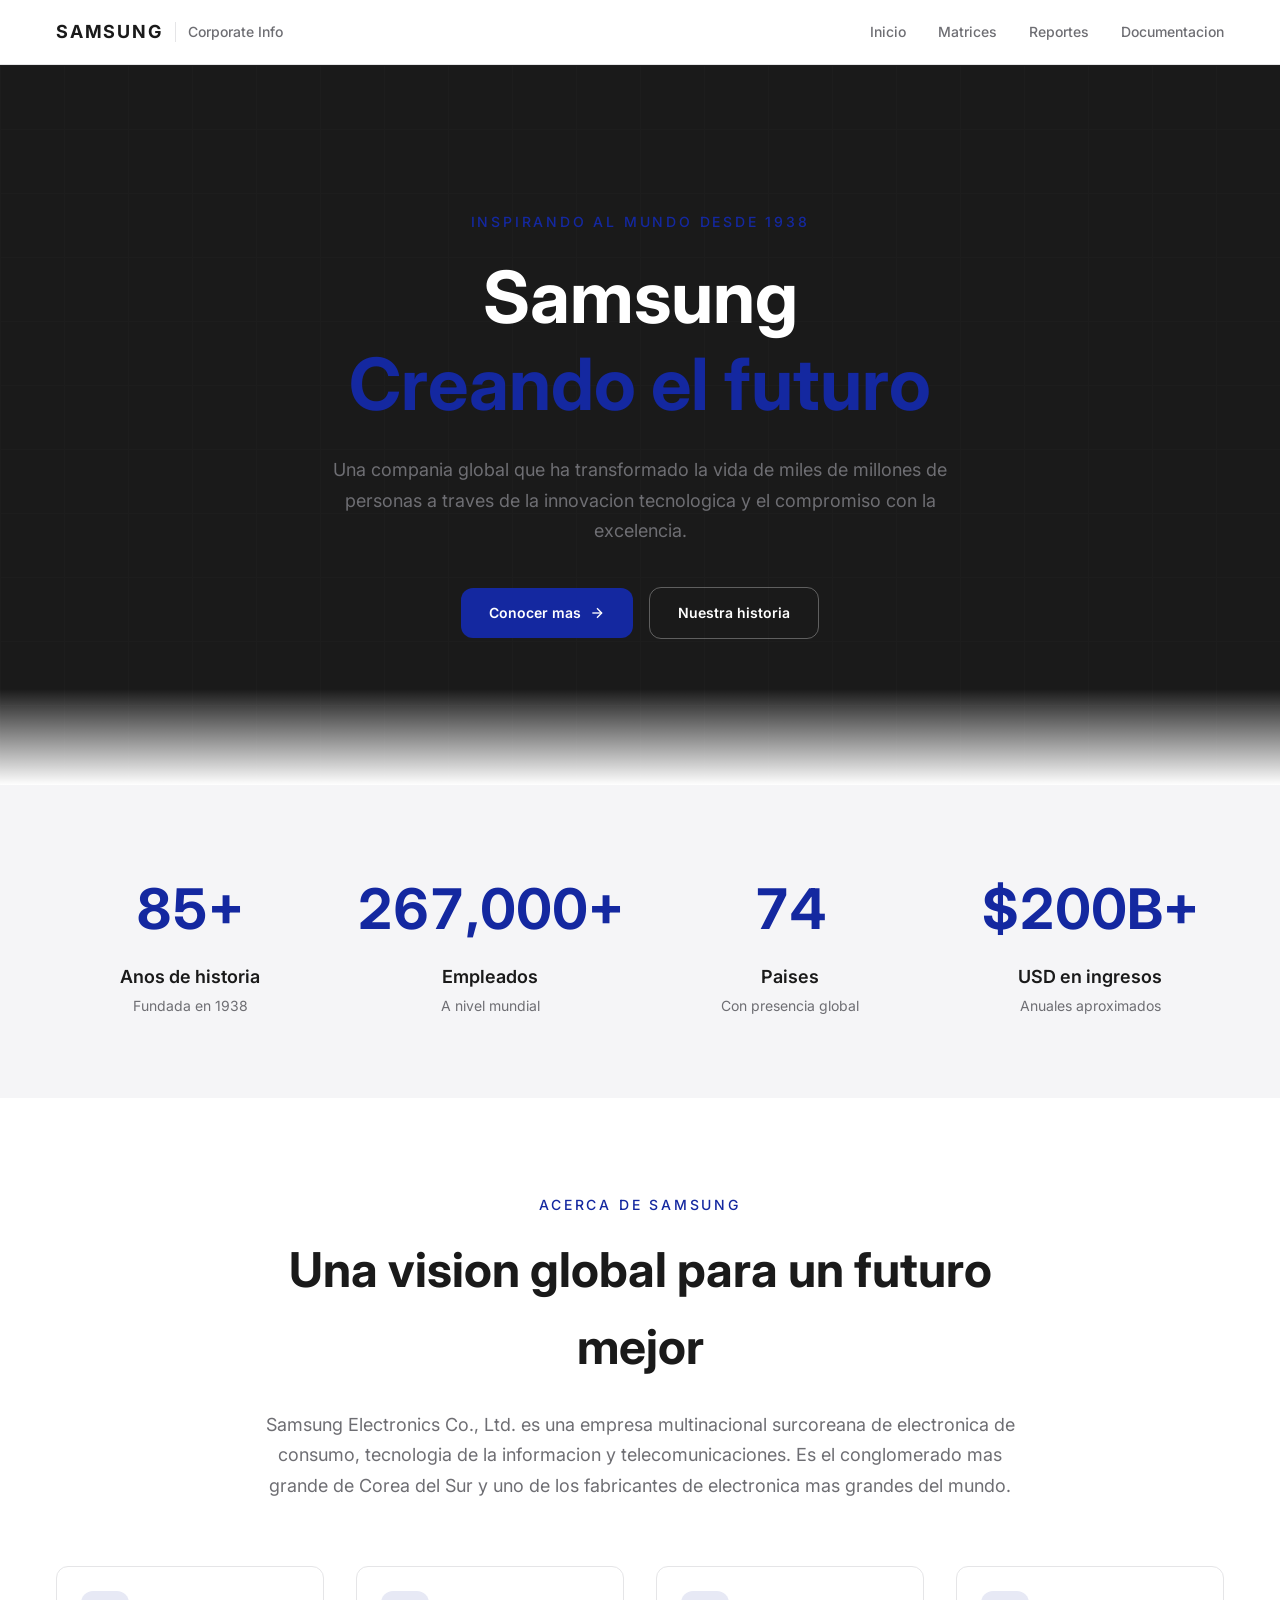
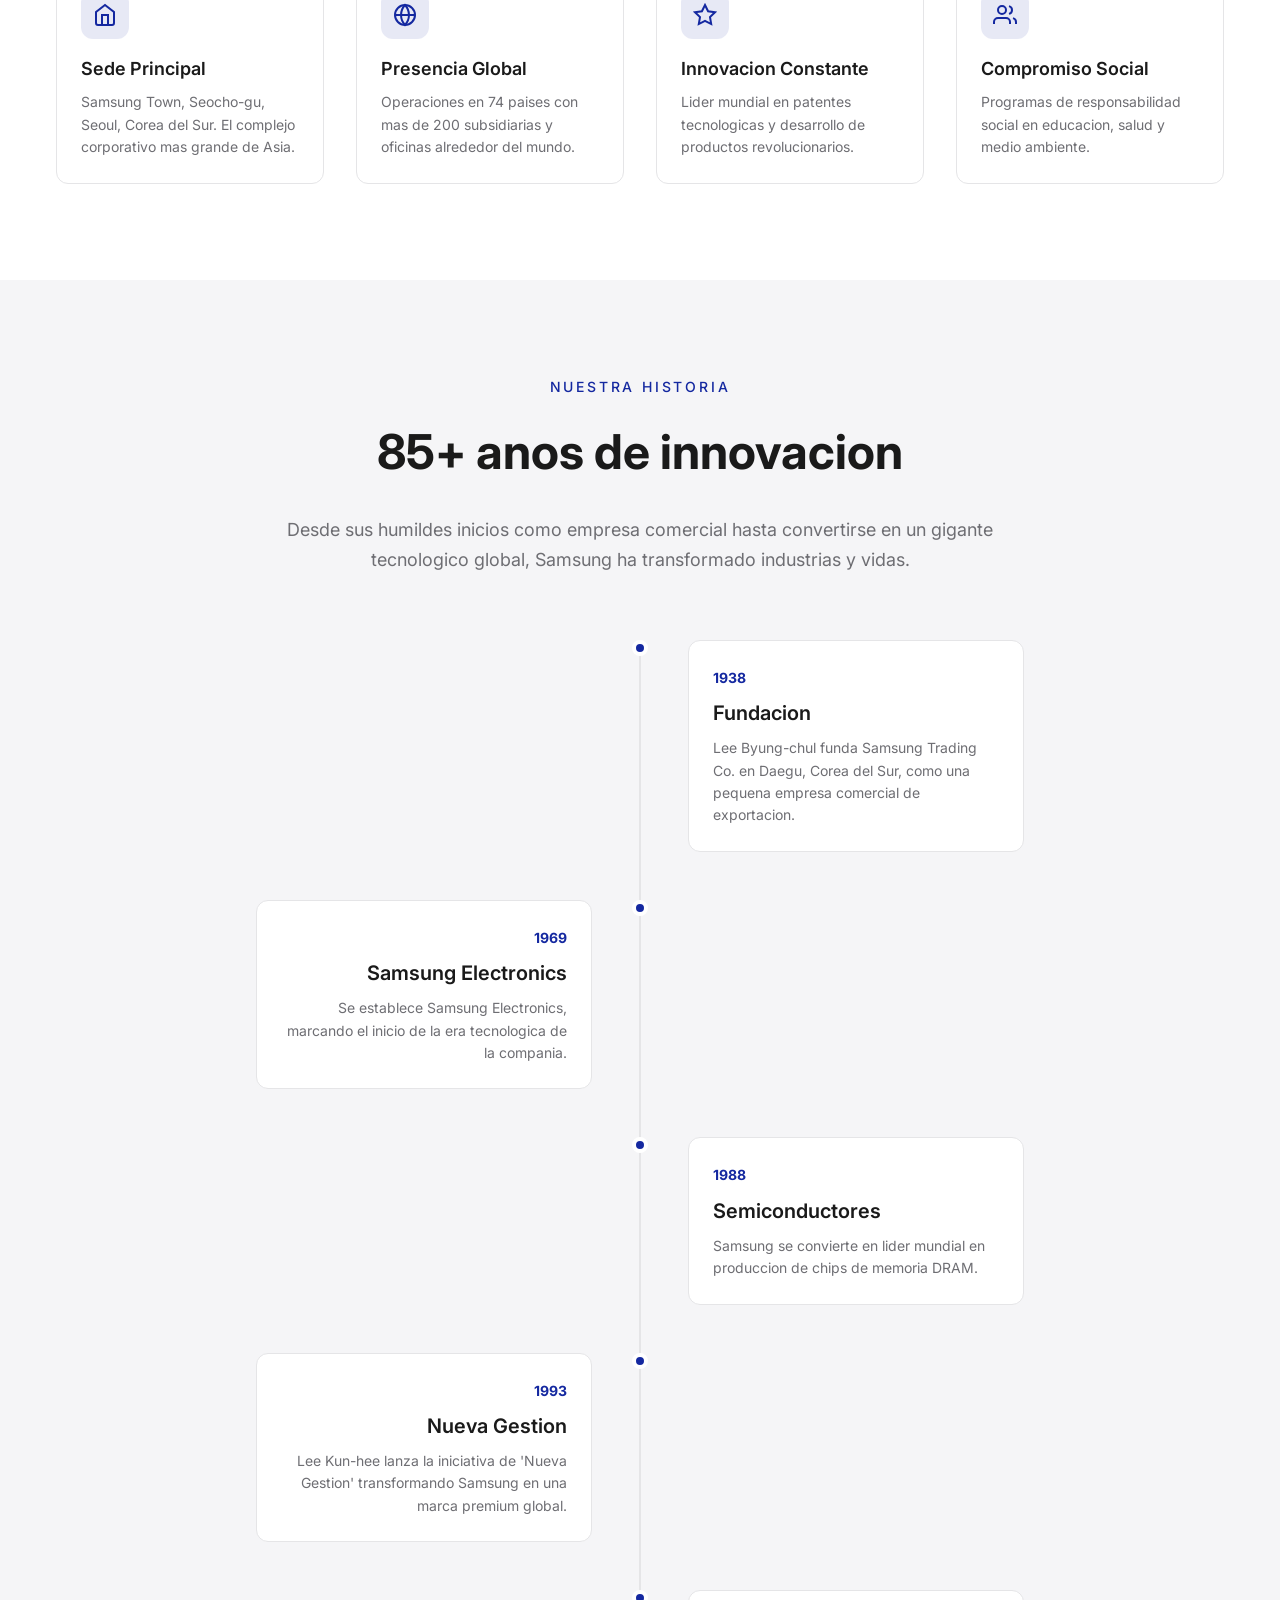
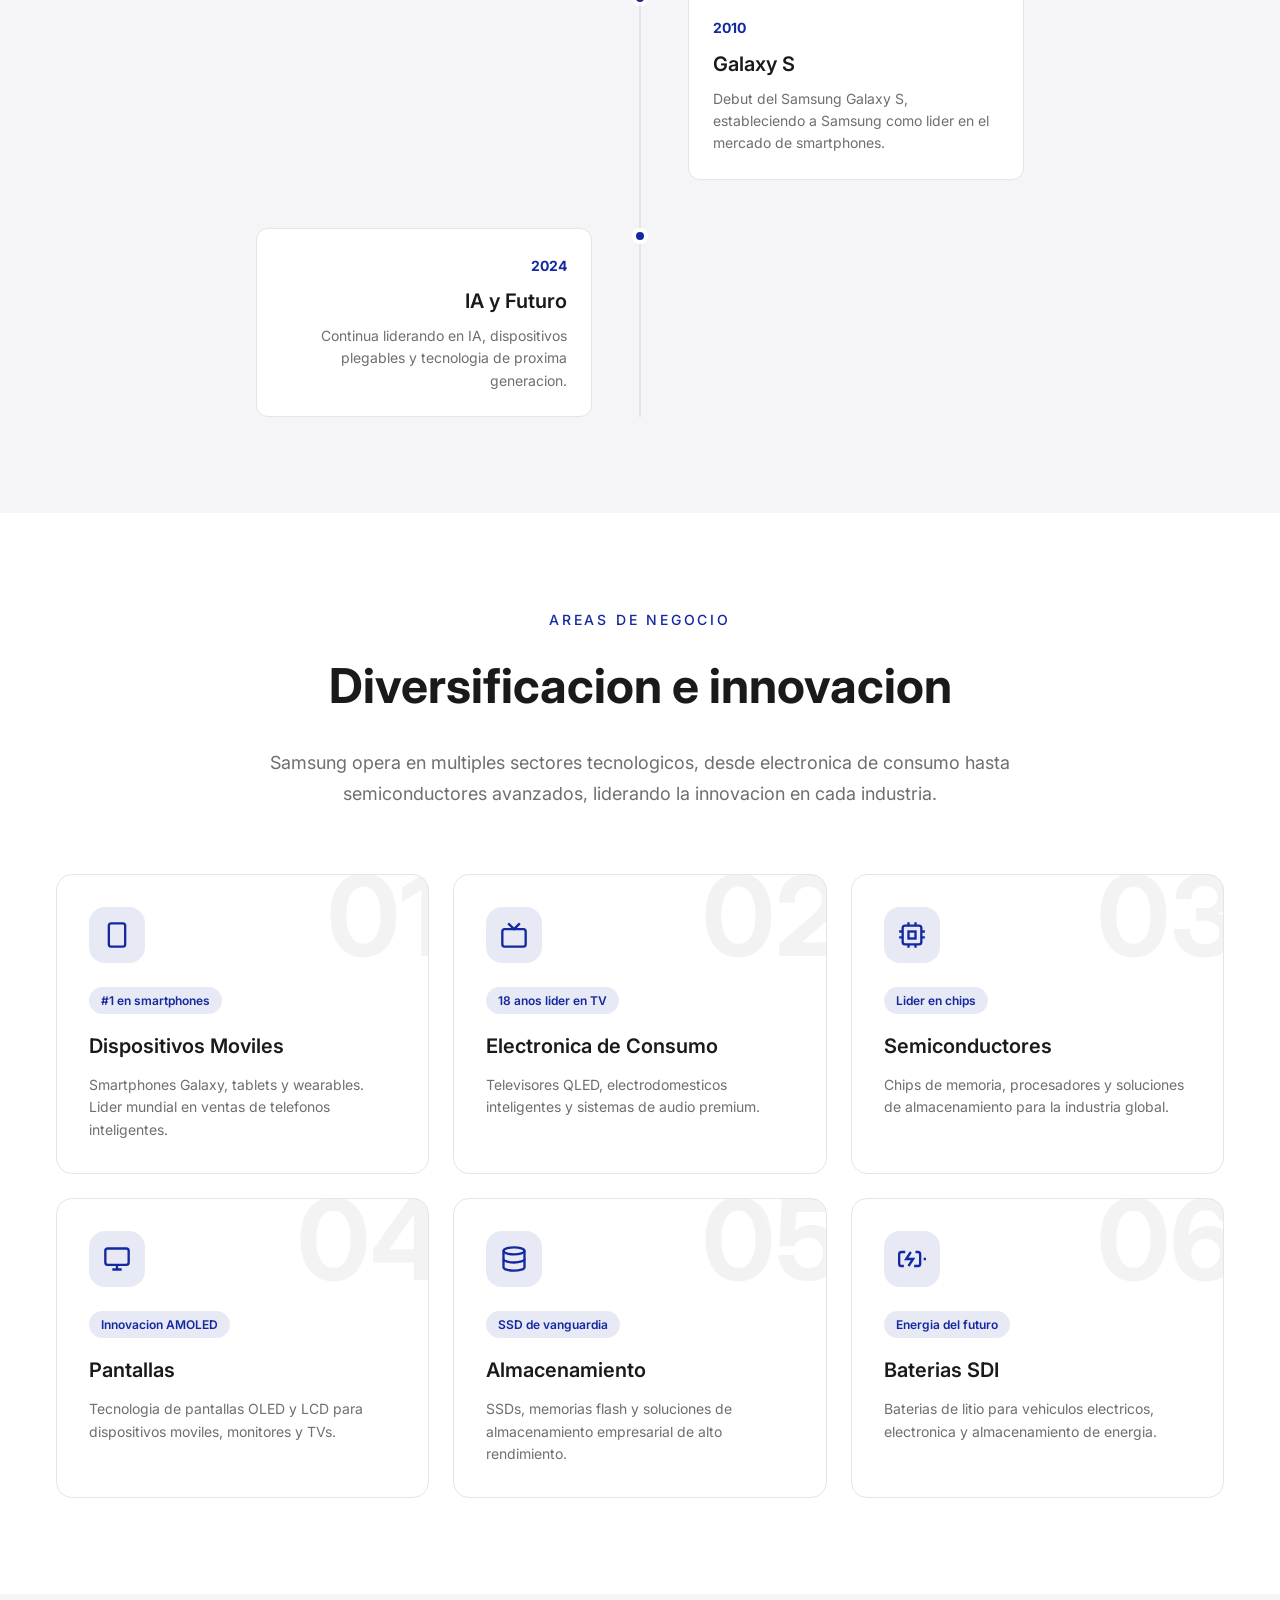
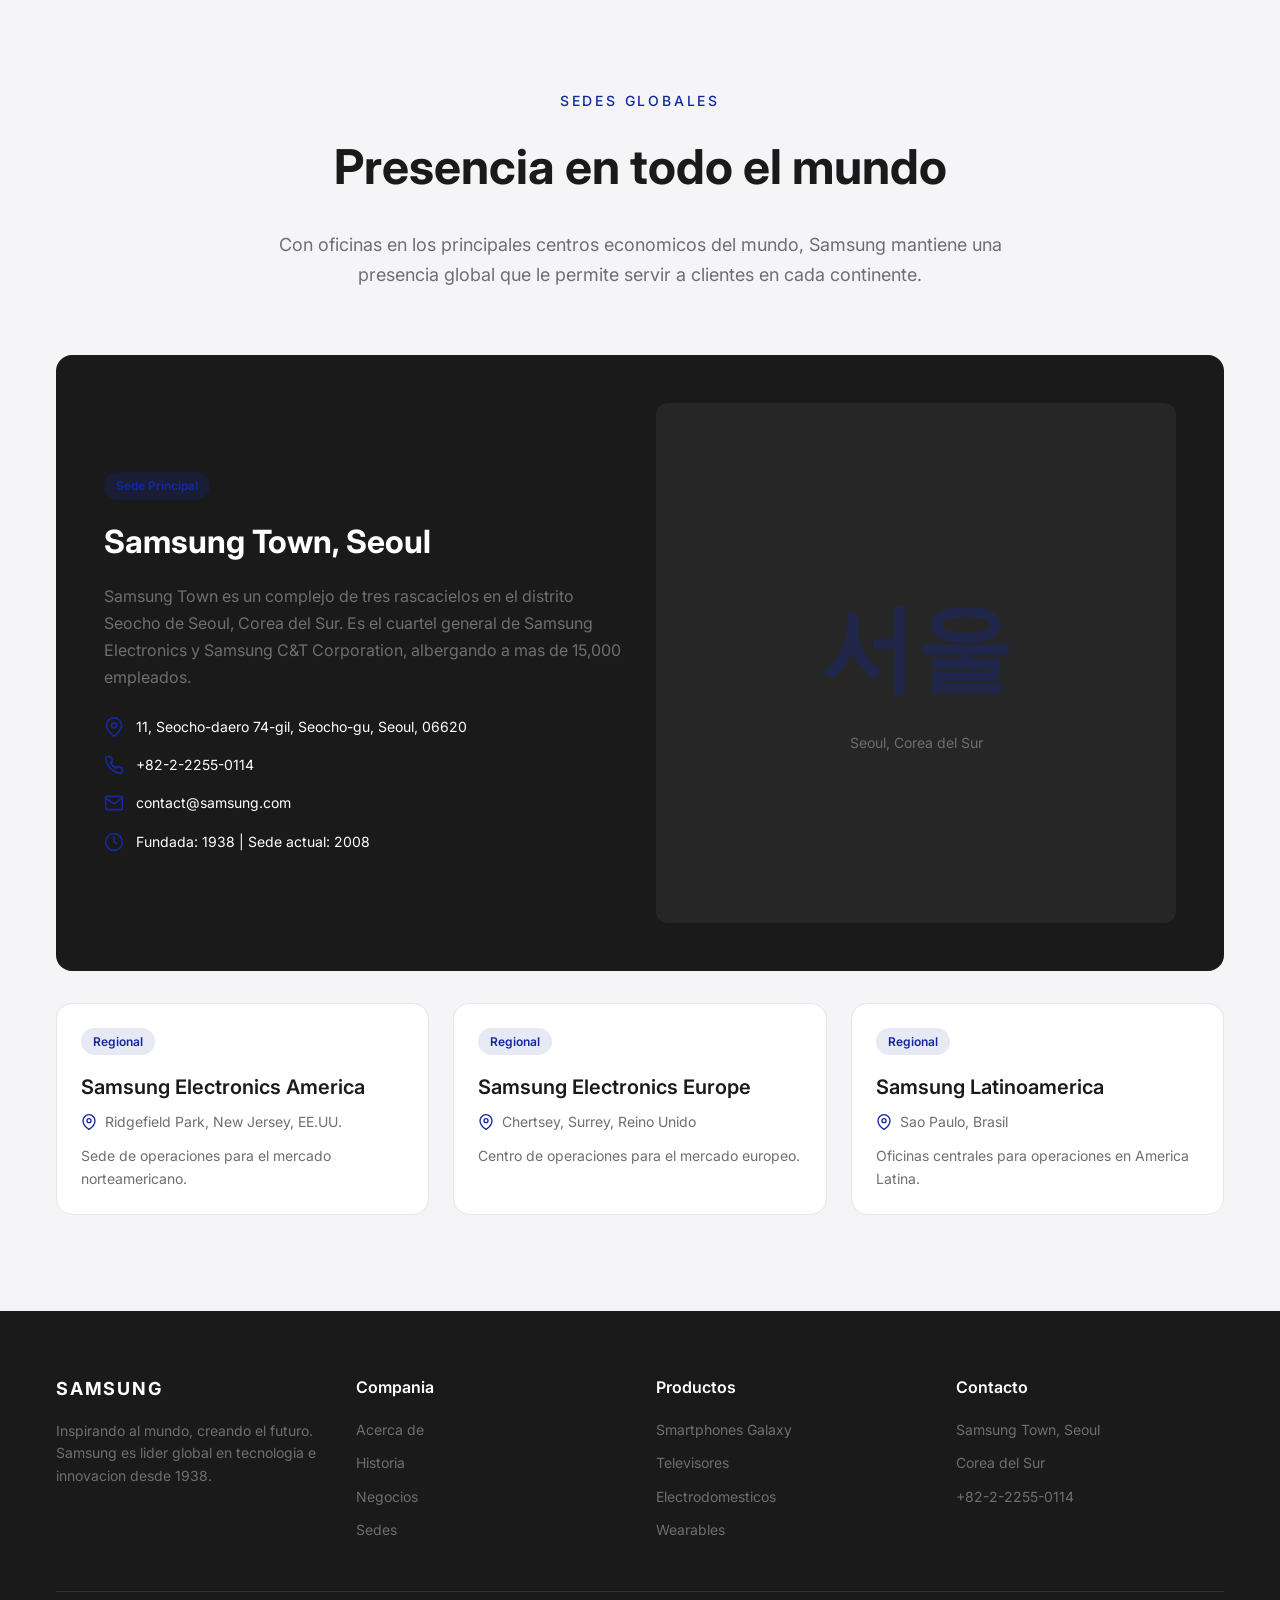
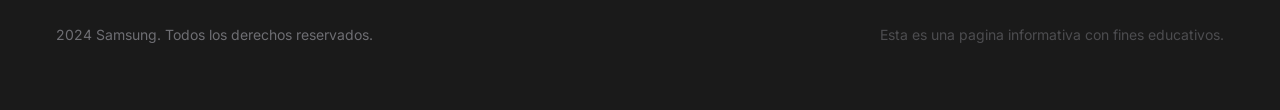
<file: home.html>
<!DOCTYPE html>
<html lang="es">
<head>
  <meta charset="UTF-8">
  <meta name="viewport" content="width=device-width, initial-scale=1.0">
  <title>Samsung | Informacion Corporativa</title>
  <meta name="description" content="Pagina informativa sobre Samsung Electronics. Historia, sedes, areas de negocio y mas de 85 anos de innovacion tecnologica.">
  <link rel="preconnect" href="https://fonts.googleapis.com">
  <link rel="preconnect" href="https://fonts.gstatic.com" crossorigin>
  <link href="https://fonts.googleapis.com/css2?family=Inter:wght@400;500;600;700&display=swap" rel="stylesheet">
  <link rel="stylesheet" href="style_home.css">
</head>
<body>

  <!-- Header -->
  <header class="header">
    <div class="header-container">
      <a href="/" class="logo">
        <span class="logo-text">SAMSUNG</span>
        <span class="logo-divider"></span>
        <span class="logo-subtitle">Corporate Info</span>
      </a>
      <nav class="nav">
        <a href="#" class="nav-link">Inicio</a>
        <a href="matrices.html" class="nav-link">Matrices</a>
        <a href="#" class="nav-link">Reportes</a>
        <a href="#" class="nav-link">Documentacion</a>
      </nav>
      <button class="menu-toggle" onclick="toggleMenu()">
        <svg viewBox="0 0 24 24" fill="none" stroke="currentColor" stroke-width="2">
          <line x1="3" y1="12" x2="21" y2="12"></line>
          <line x1="3" y1="6" x2="21" y2="6"></line>
          <line x1="3" y1="18" x2="21" y2="18"></line>
        </svg>
      </button>
    </div>
    <nav class="nav-mobile" id="mobileNav">
      <a href="#acerca" class="nav-link-mobile">Acerca de</a>
      <a href="#historia" class="nav-link-mobile">Historia</a>
      <a href="#negocios" class="nav-link-mobile">Negocios</a>
      <a href="#sedes" class="nav-link-mobile">Sedes</a>
      <a href="matrices.html" class="nav-link-mobile">Matrices</a>
    </nav>
  </header>

  <!-- Hero Section -->
  <section class="hero">
    <div class="hero-bg-pattern"></div>
    <div class="container hero-content">
      <p class="hero-subtitle">Inspirando al mundo desde 1938</p>
      <h1 class="hero-title">
        Samsung
        <span class="hero-title-accent">Creando el futuro</span>
      </h1>
      <p class="hero-description">
        Una compania global que ha transformado la vida de miles de millones de personas 
        a traves de la innovacion tecnologica y el compromiso con la excelencia.
      </p>
      <div class="hero-buttons">
        <a href="#acerca" class="btn btn-primary">
          Conocer mas
          <svg class="btn-icon" viewBox="0 0 24 24" fill="none" stroke="currentColor" stroke-width="2">
            <line x1="5" y1="12" x2="19" y2="12"></line>
            <polyline points="12 5 19 12 12 19"></polyline>
          </svg>
        </a>
        <a href="#historia" class="btn btn-outline">Nuestra historia</a>
      </div>
    </div>
    <div class="hero-gradient-bottom"></div>
  </section>

  <!-- Stats Section -->
  <section class="stats">
    <div class="container">
      <div class="stats-grid">
        <div class="stat-item">
          <div class="stat-number">85+</div>
          <div class="stat-label">Anos de historia</div>
          <div class="stat-description">Fundada en 1938</div>
        </div>
        <div class="stat-item">
          <div class="stat-number">267,000+</div>
          <div class="stat-label">Empleados</div>
          <div class="stat-description">A nivel mundial</div>
        </div>
        <div class="stat-item">
          <div class="stat-number">74</div>
          <div class="stat-label">Paises</div>
          <div class="stat-description">Con presencia global</div>
        </div>
        <div class="stat-item">
          <div class="stat-number">$200B+</div>
          <div class="stat-label">USD en ingresos</div>
          <div class="stat-description">Anuales aproximados</div>
        </div>
      </div>
    </div>
  </section>

  <!-- About Section -->
  <section id="acerca" class="about">
    <div class="container">
      <div class="section-header">
        <p class="section-subtitle">Acerca de Samsung</p>
        <h2 class="section-title">Una vision global para un futuro mejor</h2>
        <p class="section-description">
          Samsung Electronics Co., Ltd. es una empresa multinacional surcoreana de electronica 
          de consumo, tecnologia de la informacion y telecomunicaciones. Es el conglomerado 
          mas grande de Corea del Sur y uno de los fabricantes de electronica mas grandes del mundo.
        </p>
      </div>
      <div class="features-grid">
        <div class="feature-card">
          <div class="feature-icon">
            <svg viewBox="0 0 24 24" fill="none" stroke="currentColor" stroke-width="2">
              <path d="M3 9l9-7 9 7v11a2 2 0 01-2 2H5a2 2 0 01-2-2z"></path>
              <polyline points="9 22 9 12 15 12 15 22"></polyline>
            </svg>
          </div>
          <h3 class="feature-title">Sede Principal</h3>
          <p class="feature-description">Samsung Town, Seocho-gu, Seoul, Corea del Sur. El complejo corporativo mas grande de Asia.</p>
        </div>
        <div class="feature-card">
          <div class="feature-icon">
            <svg viewBox="0 0 24 24" fill="none" stroke="currentColor" stroke-width="2">
              <circle cx="12" cy="12" r="10"></circle>
              <line x1="2" y1="12" x2="22" y2="12"></line>
              <path d="M12 2a15.3 15.3 0 014 10 15.3 15.3 0 01-4 10 15.3 15.3 0 01-4-10 15.3 15.3 0 014-10z"></path>
            </svg>
          </div>
          <h3 class="feature-title">Presencia Global</h3>
          <p class="feature-description">Operaciones en 74 paises con mas de 200 subsidiarias y oficinas alrededor del mundo.</p>
        </div>
        <div class="feature-card">
          <div class="feature-icon">
            <svg viewBox="0 0 24 24" fill="none" stroke="currentColor" stroke-width="2">
              <polygon points="12 2 15.09 8.26 22 9.27 17 14.14 18.18 21.02 12 17.77 5.82 21.02 7 14.14 2 9.27 8.91 8.26 12 2"></polygon>
            </svg>
          </div>
          <h3 class="feature-title">Innovacion Constante</h3>
          <p class="feature-description">Lider mundial en patentes tecnologicas y desarrollo de productos revolucionarios.</p>
        </div>
        <div class="feature-card">
          <div class="feature-icon">
            <svg viewBox="0 0 24 24" fill="none" stroke="currentColor" stroke-width="2">
              <path d="M17 21v-2a4 4 0 00-4-4H5a4 4 0 00-4 4v2"></path>
              <circle cx="9" cy="7" r="4"></circle>
              <path d="M23 21v-2a4 4 0 00-3-3.87"></path>
              <path d="M16 3.13a4 4 0 010 7.75"></path>
            </svg>
          </div>
          <h3 class="feature-title">Compromiso Social</h3>
          <p class="feature-description">Programas de responsabilidad social en educacion, salud y medio ambiente.</p>
        </div>
      </div>
    </div>
  </section>

  <!-- History Section -->
  <section id="historia" class="history">
    <div class="container">
      <div class="section-header">
        <p class="section-subtitle">Nuestra Historia</p>
        <h2 class="section-title">85+ anos de innovacion</h2>
        <p class="section-description">
          Desde sus humildes inicios como empresa comercial hasta convertirse en un 
          gigante tecnologico global, Samsung ha transformado industrias y vidas.
        </p>
      </div>
      <div class="timeline">
        <div class="timeline-line"></div>
        <div class="timeline-item">
          <div class="timeline-dot"></div>
          <div class="timeline-card">
            <span class="timeline-year">1938</span>
            <h3 class="timeline-title">Fundacion</h3>
            <p class="timeline-description">Lee Byung-chul funda Samsung Trading Co. en Daegu, Corea del Sur, como una pequena empresa comercial de exportacion.</p>
          </div>
        </div>
        <div class="timeline-item">
          <div class="timeline-dot"></div>
          <div class="timeline-card">
            <span class="timeline-year">1969</span>
            <h3 class="timeline-title">Samsung Electronics</h3>
            <p class="timeline-description">Se establece Samsung Electronics, marcando el inicio de la era tecnologica de la compania.</p>
          </div>
        </div>
        <div class="timeline-item">
          <div class="timeline-dot"></div>
          <div class="timeline-card">
            <span class="timeline-year">1988</span>
            <h3 class="timeline-title">Semiconductores</h3>
            <p class="timeline-description">Samsung se convierte en lider mundial en produccion de chips de memoria DRAM.</p>
          </div>
        </div>
        <div class="timeline-item">
          <div class="timeline-dot"></div>
          <div class="timeline-card">
            <span class="timeline-year">1993</span>
            <h3 class="timeline-title">Nueva Gestion</h3>
            <p class="timeline-description">Lee Kun-hee lanza la iniciativa de 'Nueva Gestion' transformando Samsung en una marca premium global.</p>
          </div>
        </div>
        <div class="timeline-item">
          <div class="timeline-dot"></div>
          <div class="timeline-card">
            <span class="timeline-year">2010</span>
            <h3 class="timeline-title">Galaxy S</h3>
            <p class="timeline-description">Debut del Samsung Galaxy S, estableciendo a Samsung como lider en el mercado de smartphones.</p>
          </div>
        </div>
        <div class="timeline-item">
          <div class="timeline-dot"></div>
          <div class="timeline-card">
            <span class="timeline-year">2024</span>
            <h3 class="timeline-title">IA y Futuro</h3>
            <p class="timeline-description">Continua liderando en IA, dispositivos plegables y tecnologia de proxima generacion.</p>
          </div>
        </div>
      </div>
    </div>
  </section>

  <!-- Business Section -->
  <section id="negocios" class="business">
    <div class="container">
      <div class="section-header">
        <p class="section-subtitle">Areas de Negocio</p>
        <h2 class="section-title">Diversificacion e innovacion</h2>
        <p class="section-description">
          Samsung opera en multiples sectores tecnologicos, desde electronica de consumo 
          hasta semiconductores avanzados, liderando la innovacion en cada industria.
        </p>
      </div>
      <div class="business-grid">
        <div class="business-card">
          <div class="business-number">01</div>
          <div class="business-icon">
            <svg viewBox="0 0 24 24" fill="none" stroke="currentColor" stroke-width="2">
              <rect x="5" y="2" width="14" height="20" rx="2" ry="2"></rect>
              <line x1="12" y1="18" x2="12.01" y2="18"></line>
            </svg>
          </div>
          <span class="business-badge">#1 en smartphones</span>
          <h3 class="business-title">Dispositivos Moviles</h3>
          <p class="business-description">Smartphones Galaxy, tablets y wearables. Lider mundial en ventas de telefonos inteligentes.</p>
        </div>
        <div class="business-card">
          <div class="business-number">02</div>
          <div class="business-icon">
            <svg viewBox="0 0 24 24" fill="none" stroke="currentColor" stroke-width="2">
              <rect x="2" y="7" width="20" height="15" rx="2" ry="2"></rect>
              <polyline points="17 2 12 7 7 2"></polyline>
            </svg>
          </div>
          <span class="business-badge">18 anos lider en TV</span>
          <h3 class="business-title">Electronica de Consumo</h3>
          <p class="business-description">Televisores QLED, electrodomesticos inteligentes y sistemas de audio premium.</p>
        </div>
        <div class="business-card">
          <div class="business-number">03</div>
          <div class="business-icon">
            <svg viewBox="0 0 24 24" fill="none" stroke="currentColor" stroke-width="2">
              <rect x="4" y="4" width="16" height="16" rx="2" ry="2"></rect>
              <rect x="9" y="9" width="6" height="6"></rect>
              <line x1="9" y1="1" x2="9" y2="4"></line>
              <line x1="15" y1="1" x2="15" y2="4"></line>
              <line x1="9" y1="20" x2="9" y2="23"></line>
              <line x1="15" y1="20" x2="15" y2="23"></line>
              <line x1="20" y1="9" x2="23" y2="9"></line>
              <line x1="20" y1="14" x2="23" y2="14"></line>
              <line x1="1" y1="9" x2="4" y2="9"></line>
              <line x1="1" y1="14" x2="4" y2="14"></line>
            </svg>
          </div>
          <span class="business-badge">Lider en chips</span>
          <h3 class="business-title">Semiconductores</h3>
          <p class="business-description">Chips de memoria, procesadores y soluciones de almacenamiento para la industria global.</p>
        </div>
        <div class="business-card">
          <div class="business-number">04</div>
          <div class="business-icon">
            <svg viewBox="0 0 24 24" fill="none" stroke="currentColor" stroke-width="2">
              <rect x="2" y="3" width="20" height="14" rx="2" ry="2"></rect>
              <line x1="8" y1="21" x2="16" y2="21"></line>
              <line x1="12" y1="17" x2="12" y2="21"></line>
            </svg>
          </div>
          <span class="business-badge">Innovacion AMOLED</span>
          <h3 class="business-title">Pantallas</h3>
          <p class="business-description">Tecnologia de pantallas OLED y LCD para dispositivos moviles, monitores y TVs.</p>
        </div>
        <div class="business-card">
          <div class="business-number">05</div>
          <div class="business-icon">
            <svg viewBox="0 0 24 24" fill="none" stroke="currentColor" stroke-width="2">
              <ellipse cx="12" cy="5" rx="9" ry="3"></ellipse>
              <path d="M21 12c0 1.66-4 3-9 3s-9-1.34-9-3"></path>
              <path d="M3 5v14c0 1.66 4 3 9 3s9-1.34 9-3V5"></path>
            </svg>
          </div>
          <span class="business-badge">SSD de vanguardia</span>
          <h3 class="business-title">Almacenamiento</h3>
          <p class="business-description">SSDs, memorias flash y soluciones de almacenamiento empresarial de alto rendimiento.</p>
        </div>
        <div class="business-card">
          <div class="business-number">06</div>
          <div class="business-icon">
            <svg viewBox="0 0 24 24" fill="none" stroke="currentColor" stroke-width="2">
              <path d="M5 18H3a2 2 0 01-2-2V8a2 2 0 012-2h3.19M15 6h2a2 2 0 012 2v8a2 2 0 01-2 2h-3.19"></path>
              <line x1="23" y1="13" x2="23" y2="11"></line>
              <polyline points="11 6 7 12 13 12 9 18"></polyline>
            </svg>
          </div>
          <span class="business-badge">Energia del futuro</span>
          <h3 class="business-title">Baterias SDI</h3>
          <p class="business-description">Baterias de litio para vehiculos electricos, electronica y almacenamiento de energia.</p>
        </div>
      </div>
    </div>
  </section>

  <!-- Headquarters Section -->
  <section id="sedes" class="headquarters">
    <div class="container">
      <div class="section-header">
        <p class="section-subtitle">Sedes Globales</p>
        <h2 class="section-title">Presencia en todo el mundo</h2>
        <p class="section-description">
          Con oficinas en los principales centros economicos del mundo, Samsung 
          mantiene una presencia global que le permite servir a clientes en cada continente.
        </p>
      </div>
      
      <!-- Main HQ Card -->
      <div class="hq-main-card">
        <div class="hq-main-content">
          <div class="hq-main-info">
            <span class="hq-badge">Sede Principal</span>
            <h3 class="hq-main-title">Samsung Town, Seoul</h3>
            <p class="hq-main-description">
              Samsung Town es un complejo de tres rascacielos en el distrito Seocho de Seoul, 
              Corea del Sur. Es el cuartel general de Samsung Electronics y Samsung C&T Corporation, 
              albergando a mas de 15,000 empleados.
            </p>
            <div class="hq-details">
              <div class="hq-detail">
                <svg class="hq-detail-icon" viewBox="0 0 24 24" fill="none" stroke="currentColor" stroke-width="2">
                  <path d="M21 10c0 7-9 13-9 13s-9-6-9-13a9 9 0 0118 0z"></path>
                  <circle cx="12" cy="10" r="3"></circle>
                </svg>
                <span>11, Seocho-daero 74-gil, Seocho-gu, Seoul, 06620</span>
              </div>
              <div class="hq-detail">
                <svg class="hq-detail-icon" viewBox="0 0 24 24" fill="none" stroke="currentColor" stroke-width="2">
                  <path d="M22 16.92v3a2 2 0 01-2.18 2 19.79 19.79 0 01-8.63-3.07 19.5 19.5 0 01-6-6 19.79 19.79 0 01-3.07-8.67A2 2 0 014.11 2h3a2 2 0 012 1.72 12.84 12.84 0 00.7 2.81 2 2 0 01-.45 2.11L8.09 9.91a16 16 0 006 6l1.27-1.27a2 2 0 012.11-.45 12.84 12.84 0 002.81.7A2 2 0 0122 16.92z"></path>
                </svg>
                <span>+82-2-2255-0114</span>
              </div>
              <div class="hq-detail">
                <svg class="hq-detail-icon" viewBox="0 0 24 24" fill="none" stroke="currentColor" stroke-width="2">
                  <path d="M4 4h16c1.1 0 2 .9 2 2v12c0 1.1-.9 2-2 2H4c-1.1 0-2-.9-2-2V6c0-1.1.9-2 2-2z"></path>
                  <polyline points="22,6 12,13 2,6"></polyline>
                </svg>
                <span>contact@samsung.com</span>
              </div>
              <div class="hq-detail">
                <svg class="hq-detail-icon" viewBox="0 0 24 24" fill="none" stroke="currentColor" stroke-width="2">
                  <circle cx="12" cy="12" r="10"></circle>
                  <polyline points="12 6 12 12 16 14"></polyline>
                </svg>
                <span>Fundada: 1938 | Sede actual: 2008</span>
              </div>
            </div>
          </div>
          <div class="hq-main-visual">
            <div class="hq-korean-text">서울</div>
            <span class="hq-korean-subtitle">Seoul, Corea del Sur</span>
          </div>
        </div>
      </div>

      <!-- Regional Offices -->
      <div class="regional-offices-grid">
        <div class="regional-office-card">
          <span class="office-badge">Regional</span>
          <h3 class="office-title">Samsung Electronics America</h3>
          <div class="office-location">
            <svg class="office-location-icon" viewBox="0 0 24 24" fill="none" stroke="currentColor" stroke-width="2">
              <path d="M21 10c0 7-9 13-9 13s-9-6-9-13a9 9 0 0118 0z"></path>
              <circle cx="12" cy="10" r="3"></circle>
            </svg>
            Ridgefield Park, New Jersey, EE.UU.
          </div>
          <p class="office-description">Sede de operaciones para el mercado norteamericano.</p>
        </div>
        <div class="regional-office-card">
          <span class="office-badge">Regional</span>
          <h3 class="office-title">Samsung Electronics Europe</h3>
          <div class="office-location">
            <svg class="office-location-icon" viewBox="0 0 24 24" fill="none" stroke="currentColor" stroke-width="2">
              <path d="M21 10c0 7-9 13-9 13s-9-6-9-13a9 9 0 0118 0z"></path>
              <circle cx="12" cy="10" r="3"></circle>
            </svg>
            Chertsey, Surrey, Reino Unido
          </div>
          <p class="office-description">Centro de operaciones para el mercado europeo.</p>
        </div>
        <div class="regional-office-card">
          <span class="office-badge">Regional</span>
          <h3 class="office-title">Samsung Latinoamerica</h3>
          <div class="office-location">
            <svg class="office-location-icon" viewBox="0 0 24 24" fill="none" stroke="currentColor" stroke-width="2">
              <path d="M21 10c0 7-9 13-9 13s-9-6-9-13a9 9 0 0118 0z"></path>
              <circle cx="12" cy="10" r="3"></circle>
            </svg>
            Sao Paulo, Brasil
          </div>
          <p class="office-description">Oficinas centrales para operaciones en America Latina.</p>
        </div>
      </div>
    </div>
  </section>

  <!-- Footer -->
  <footer class="footer">
    <div class="container">
      <div class="footer-grid">
        <div class="footer-brand">
          <h4 class="footer-logo">SAMSUNG</h4>
          <p class="footer-description">
            Inspirando al mundo, creando el futuro. Samsung es lider global en 
            tecnologia e innovacion desde 1938.
          </p>
        </div>
        <div class="footer-links">
          <h5 class="footer-title">Compania</h5>
          <ul class="footer-list">
            <li><a href="#acerca">Acerca de</a></li>
            <li><a href="#historia">Historia</a></li>
            <li><a href="#negocios">Negocios</a></li>
            <li><a href="#sedes">Sedes</a></li>
          </ul>
        </div>
        <div class="footer-links">
          <h5 class="footer-title">Productos</h5>
          <ul class="footer-list">
            <li><span>Smartphones Galaxy</span></li>
            <li><span>Televisores</span></li>
            <li><span>Electrodomesticos</span></li>
            <li><span>Wearables</span></li>
          </ul>
        </div>
        <div class="footer-links">
          <h5 class="footer-title">Contacto</h5>
          <ul class="footer-list">
            <li><span>Samsung Town, Seoul</span></li>
            <li><span>Corea del Sur</span></li>
            <li><span>+82-2-2255-0114</span></li>
          </ul>
        </div>
      </div>
      <div class="footer-bottom">
        <p>2024 Samsung. Todos los derechos reservados.</p>
        <p class="footer-disclaimer">Esta es una pagina informativa con fines educativos.</p>
      </div>
    </div>
  </footer>

  <script>
    function toggleMenu() {
      const mobileNav = document.getElementById('mobileNav');
      mobileNav.classList.toggle('active');
    }
  </script>

</body>
</html>
</file>
<file: style_home.css>
/* ========================================
   CSS Variables - Samsung Theme
   ======================================== */
:root {
  --background: #ffffff;
  --foreground: #1a1a1a;
  --card: #ffffff;
  --card-foreground: #1a1a1a;
  --primary: #1428a0;
  --primary-light: rgba(20, 40, 160, 0.1);
  --primary-foreground: #ffffff;
  --muted: #f5f5f7;
  --muted-foreground: #6e6e73;
  --border: #e5e5e7;
  --radius: 0.75rem;
  --font-sans: 'Inter', -apple-system, BlinkMacSystemFont, 'Segoe UI', sans-serif;
}

/* ========================================
   Reset & Base Styles
   ======================================== */
*, *::before, *::after {
  box-sizing: border-box;
  margin: 0;
  padding: 0;
}

html {
  scroll-behavior: smooth;
}

body {
  font-family: var(--font-sans);
  background-color: var(--background);
  color: var(--foreground);
  line-height: 1.6;
}

a {
  text-decoration: none;
  color: inherit;
}

ul {
  list-style: none;
}

img {
  max-width: 100%;
  display: block;
}

/* ========================================
   Utility Classes
   ======================================== */
.container {
  width: 100%;
  max-width: 1200px;
  margin: 0 auto;
  padding: 0 1rem;
}

/* ========================================
   Header (Igual a Matrices)
   ======================================== */
.header {
  position: sticky;
  top: 0;
  z-index: 50;
  width: 100%;
  background: rgba(255, 255, 255, 0.95);
  backdrop-filter: blur(10px);
  border-bottom: 1px solid var(--border);
}

.header-container {
  display: flex;
  align-items: center;
  justify-content: space-between;
  height: 4rem;
  max-width: 1200px;
  margin: 0 auto;
  padding: 0 1rem;
}

.logo {
  display: flex;
  align-items: center;
  gap: 0.75rem;
}

.logo-text {
  font-size: 1.125rem;
  font-weight: 700;
  letter-spacing: 0.1em;
  color: var(--foreground);
}

.logo-divider {
  width: 1px;
  height: 1.25rem;
  background-color: var(--border);
}

.logo-subtitle {
  font-size: 0.875rem;
  font-weight: 500;
  color: var(--muted-foreground);
}

.nav {
  display: none;
  gap: 2rem;
}

.nav-link {
  font-size: 0.875rem;
  font-weight: 500;
  color: var(--muted-foreground);
  transition: color 0.2s;
  padding: 0.5rem 0;
  position: relative;
}

.nav-link:hover,
.nav-link.active {
  color: var(--foreground);
}

.nav-link.active::after {
  content: '';
  position: absolute;
  bottom: 0;
  left: 0;
  right: 0;
  height: 2px;
  background-color: var(--primary);
  border-radius: 1px;
}

.menu-toggle {
  display: flex;
  align-items: center;
  justify-content: center;
  width: 2.5rem;
  height: 2.5rem;
  background: none;
  border: none;
  cursor: pointer;
}

.menu-toggle svg {
  width: 1.25rem;
  height: 1.25rem;
}

.nav-mobile {
  display: none;
  flex-direction: column;
  gap: 0.5rem;
  padding: 1rem;
  background: var(--background);
  border-top: 1px solid var(--border);
}

.nav-mobile.active {
  display: flex;
}

.nav-link-mobile {
  font-size: 0.875rem;
  font-weight: 500;
  color: var(--muted-foreground);
  padding: 0.75rem 0;
  border-bottom: 1px solid var(--border);
  transition: color 0.2s;
}

.nav-link-mobile:last-child {
  border-bottom: none;
}

.nav-link-mobile:hover,
.nav-link-mobile.active {
  color: var(--primary);
}

@media (min-width: 768px) {
  .nav {
    display: flex;
  }
  .menu-toggle {
    display: none;
  }
}

/* ========================================
   Hero Section
   ======================================== */
.hero {
  position: relative;
  min-height: 80vh;
  display: flex;
  align-items: center;
  justify-content: center;
  overflow: hidden;
  background-color: var(--foreground);
}

.hero-bg-pattern {
  position: absolute;
  inset: 0;
  background-image: 
    linear-gradient(to right, #2a2a2a 1px, transparent 1px),
    linear-gradient(to bottom, #2a2a2a 1px, transparent 1px);
  background-size: 4rem 4rem;
  opacity: 0.2;
}

.hero-content {
  position: relative;
  z-index: 10;
  text-align: center;
  padding: 5rem 1rem;
}

.hero-subtitle {
  margin-bottom: 1.5rem;
  font-size: 0.875rem;
  font-weight: 500;
  text-transform: uppercase;
  letter-spacing: 0.2em;
  color: var(--primary);
}

.hero-title {
  margin-bottom: 2rem;
  font-size: 2.5rem;
  font-weight: 700;
  line-height: 1.1;
  color: var(--background);
}

.hero-title-accent {
  display: block;
  margin-top: 0.5rem;
  color: var(--primary);
}

.hero-description {
  max-width: 42rem;
  margin: 0 auto 2.5rem;
  font-size: 1.125rem;
  line-height: 1.7;
  color: var(--muted-foreground);
}

.hero-buttons {
  display: flex;
  flex-direction: column;
  gap: 1rem;
  align-items: center;
  justify-content: center;
}

.btn {
  display: inline-flex;
  align-items: center;
  justify-content: center;
  gap: 0.5rem;
  padding: 0.875rem 1.75rem;
  font-size: 0.875rem;
  font-weight: 600;
  border-radius: var(--radius);
  cursor: pointer;
  transition: all 0.2s;
}

.btn-primary {
  background-color: var(--primary);
  color: var(--primary-foreground);
  border: none;
}

.btn-primary:hover {
  opacity: 0.9;
}

.btn-outline {
  background: transparent;
  color: var(--background);
  border: 1px solid rgba(255, 255, 255, 0.3);
}

.btn-outline:hover {
  background: rgba(255, 255, 255, 0.1);
}

.btn-icon {
  width: 1rem;
  height: 1rem;
  transition: transform 0.2s;
}

.btn:hover .btn-icon {
  transform: translateX(4px);
}

.hero-gradient-bottom {
  position: absolute;
  bottom: 0;
  left: 0;
  right: 0;
  height: 6rem;
  background: linear-gradient(to top, var(--background), transparent);
}

@media (min-width: 640px) {
  .hero-title {
    font-size: 3.5rem;
  }
  .hero-buttons {
    flex-direction: row;
  }
}

@media (min-width: 1024px) {
  .hero-title {
    font-size: 4.5rem;
  }
}

/* ========================================
   Stats Section
   ======================================== */
.stats {
  padding: 5rem 0;
  background-color: var(--muted);
}

.stats-grid {
  display: grid;
  grid-template-columns: repeat(2, 1fr);
  gap: 2rem;
}

.stat-item {
  text-align: center;
}

.stat-number {
  font-size: 2.5rem;
  font-weight: 700;
  color: var(--primary);
  margin-bottom: 0.5rem;
  font-variant-numeric: tabular-nums;
}

.stat-label {
  font-size: 1.125rem;
  font-weight: 600;
  color: var(--foreground);
  margin-bottom: 0.25rem;
}

.stat-description {
  font-size: 0.875rem;
  color: var(--muted-foreground);
}

@media (min-width: 768px) {
  .stat-number {
    font-size: 3rem;
  }
}

@media (min-width: 1024px) {
  .stats-grid {
    grid-template-columns: repeat(4, 1fr);
  }
  .stat-number {
    font-size: 3.5rem;
  }
}

/* ========================================
   Section Styles (Shared)
   ======================================== */
.section-header {
  max-width: 48rem;
  margin: 0 auto 4rem;
  text-align: center;
}

.section-subtitle {
  margin-bottom: 1rem;
  font-size: 0.875rem;
  font-weight: 500;
  text-transform: uppercase;
  letter-spacing: 0.2em;
  color: var(--primary);
}

.section-title {
  margin-bottom: 1.5rem;
  font-size: 2rem;
  font-weight: 700;
  color: var(--foreground);
}

.section-description {
  font-size: 1.125rem;
  line-height: 1.7;
  color: var(--muted-foreground);
}

@media (min-width: 768px) {
  .section-title {
    font-size: 2.5rem;
  }
}

@media (min-width: 1024px) {
  .section-title {
    font-size: 3rem;
  }
}

/* ========================================
   About Section
   ======================================== */
.about {
  padding: 6rem 0;
  background-color: var(--background);
}

.features-grid {
  display: grid;
  gap: 2rem;
}

.feature-card {
  padding: 1.5rem;
  border: 1px solid var(--border);
  border-radius: var(--radius);
  background-color: var(--card);
  transition: all 0.3s;
}

.feature-card:hover {
  border-color: rgba(20, 40, 160, 0.5);
  box-shadow: 0 10px 40px rgba(20, 40, 160, 0.05);
}

.feature-icon {
  width: 3rem;
  height: 3rem;
  display: flex;
  align-items: center;
  justify-content: center;
  background: var(--primary-light);
  border-radius: var(--radius);
  margin-bottom: 1rem;
  transition: background 0.3s;
}

.feature-card:hover .feature-icon {
  background: rgba(20, 40, 160, 0.2);
}

.feature-icon svg {
  width: 1.5rem;
  height: 1.5rem;
  color: var(--primary);
}

.feature-title {
  font-size: 1.125rem;
  font-weight: 600;
  margin-bottom: 0.5rem;
  color: var(--foreground);
}

.feature-description {
  font-size: 0.875rem;
  line-height: 1.6;
  color: var(--muted-foreground);
}

@media (min-width: 768px) {
  .features-grid {
    grid-template-columns: repeat(2, 1fr);
  }
}

@media (min-width: 1024px) {
  .features-grid {
    grid-template-columns: repeat(4, 1fr);
  }
}

/* ========================================
   History Section (Timeline)
   ======================================== */
.history {
  padding: 6rem 0;
  background-color: var(--muted);
}

.timeline {
  position: relative;
  max-width: 48rem;
  margin: 0 auto;
}

.timeline-line {
  position: absolute;
  left: 0;
  top: 0;
  bottom: 0;
  width: 2px;
  background-color: var(--border);
}

.timeline-item {
  position: relative;
  padding-left: 2rem;
  margin-bottom: 3rem;
}

.timeline-item:last-child {
  margin-bottom: 0;
}

.timeline-dot {
  position: absolute;
  left: -7px;
  top: 0;
  width: 1rem;
  height: 1rem;
  border-radius: 50%;
  background-color: var(--primary);
  border: 4px solid var(--background);
}

.timeline-card {
  padding: 1.5rem;
  background-color: var(--card);
  border: 1px solid var(--border);
  border-radius: var(--radius);
  transition: border-color 0.3s;
}

.timeline-card:hover {
  border-color: rgba(20, 40, 160, 0.5);
}

.timeline-year {
  display: inline-block;
  font-size: 0.875rem;
  font-weight: 700;
  color: var(--primary);
  margin-bottom: 0.5rem;
}

.timeline-title {
  font-size: 1.25rem;
  font-weight: 600;
  margin-bottom: 0.5rem;
  color: var(--foreground);
}

.timeline-description {
  font-size: 0.875rem;
  line-height: 1.6;
  color: var(--muted-foreground);
}

@media (min-width: 768px) {
  .timeline-line {
    left: 50%;
    transform: translateX(-50%);
  }
  
  .timeline-item {
    width: 50%;
    padding-left: 0;
    padding-right: 3rem;
  }
  
  .timeline-item:nth-child(even) {
    margin-left: 50%;
    padding-left: 3rem;
    padding-right: 0;
  }
  
  .timeline-dot {
    left: auto;
    right: -8px;
  }
  
  .timeline-item:nth-child(even) .timeline-dot {
    left: -8px;
    right: auto;
  }
  
  .timeline-card {
    text-align: left;
  }
  
  .timeline-item:nth-child(odd) .timeline-card {
    text-align: right;
  }
}

/* ========================================
   Business Section
   ======================================== */
.business {
  padding: 6rem 0;
  background-color: var(--background);
}

.business-grid {
  display: grid;
  gap: 1.5rem;
}

.business-card {
  position: relative;
  overflow: hidden;
  padding: 2rem;
  background-color: var(--card);
  border: 1px solid var(--border);
  border-radius: calc(var(--radius) + 4px);
  transition: all 0.3s;
}

.business-card:hover {
  border-color: rgba(20, 40, 160, 0.5);
  box-shadow: 0 20px 60px rgba(20, 40, 160, 0.05);
}

.business-number {
  position: absolute;
  top: -1rem;
  right: -1rem;
  font-size: 7rem;
  font-weight: 700;
  color: var(--foreground);
  opacity: 0.05;
  line-height: 1;
}

.business-icon {
  position: relative;
  z-index: 1;
  width: 3.5rem;
  height: 3.5rem;
  display: flex;
  align-items: center;
  justify-content: center;
  background: var(--primary-light);
  border-radius: calc(var(--radius) + 4px);
  margin-bottom: 1.5rem;
  transition: background 0.3s;
}

.business-card:hover .business-icon {
  background: rgba(20, 40, 160, 0.2);
}

.business-icon svg {
  width: 1.75rem;
  height: 1.75rem;
  color: var(--primary);
}

.business-badge {
  display: inline-block;
  font-size: 0.75rem;
  font-weight: 600;
  color: var(--primary);
  background: var(--primary-light);
  padding: 0.25rem 0.75rem;
  border-radius: 9999px;
  margin-bottom: 1rem;
}

.business-title {
  font-size: 1.25rem;
  font-weight: 600;
  margin-bottom: 0.75rem;
  color: var(--foreground);
}

.business-description {
  font-size: 0.875rem;
  line-height: 1.6;
  color: var(--muted-foreground);
}

@media (min-width: 768px) {
  .business-grid {
    grid-template-columns: repeat(2, 1fr);
  }
}

@media (min-width: 1024px) {
  .business-grid {
    grid-template-columns: repeat(3, 1fr);
  }
}

/* ========================================
   Headquarters Section
   ======================================== */
.headquarters {
  padding: 6rem 0;
  background-color: var(--muted);
}

.hq-main-card {
  background-color: var(--foreground);
  border-radius: 1rem;
  padding: 2rem;
  margin-bottom: 2rem;
  color: var(--background);
}

.hq-main-content {
  display: grid;
  gap: 2rem;
  align-items: center;
}

.hq-badge {
  display: inline-block;
  font-size: 0.75rem;
  font-weight: 600;
  color: var(--primary);
  background: rgba(20, 40, 160, 0.2);
  padding: 0.25rem 0.75rem;
  border-radius: 9999px;
  margin-bottom: 1rem;
}

.hq-main-title {
  font-size: 1.75rem;
  font-weight: 700;
  margin-bottom: 1rem;
}

.hq-main-description {
  font-size: 1rem;
  line-height: 1.7;
  color: var(--muted-foreground);
  margin-bottom: 1.5rem;
}

.hq-details {
  display: flex;
  flex-direction: column;
  gap: 1rem;
}

.hq-detail {
  display: flex;
  align-items: center;
  gap: 0.75rem;
  font-size: 0.875rem;
}

.hq-detail-icon {
  width: 1.25rem;
  height: 1.25rem;
  flex-shrink: 0;
  color: var(--primary);
}

.hq-main-visual {
  display: flex;
  flex-direction: column;
  align-items: center;
  justify-content: center;
  aspect-ratio: 1;
  background: rgba(255, 255, 255, 0.05);
  border-radius: var(--radius);
  text-align: center;
}

.hq-korean-text {
  font-size: 4rem;
  font-weight: 700;
  color: rgba(20, 40, 160, 0.3);
  margin-bottom: 0.5rem;
}

.hq-korean-subtitle {
  font-size: 0.875rem;
  color: var(--muted-foreground);
}

.regional-offices-grid {
  display: grid;
  gap: 1.5rem;
}

.regional-office-card {
  padding: 1.5rem;
  background-color: var(--card);
  border: 1px solid var(--border);
  border-radius: calc(var(--radius) + 4px);
  transition: border-color 0.3s;
}

.regional-office-card:hover {
  border-color: rgba(20, 40, 160, 0.5);
}

.office-badge {
  display: inline-block;
  font-size: 0.75rem;
  font-weight: 600;
  color: var(--primary);
  background: var(--primary-light);
  padding: 0.25rem 0.75rem;
  border-radius: 9999px;
  margin-bottom: 1rem;
}

.office-title {
  font-size: 1.25rem;
  font-weight: 600;
  margin-bottom: 0.5rem;
  color: var(--foreground);
}

.office-location {
  display: flex;
  align-items: center;
  gap: 0.5rem;
  font-size: 0.875rem;
  color: var(--muted-foreground);
  margin-bottom: 0.75rem;
}

.office-location-icon {
  width: 1rem;
  height: 1rem;
  color: var(--primary);
}

.office-description {
  font-size: 0.875rem;
  line-height: 1.6;
  color: var(--muted-foreground);
}

@media (min-width: 768px) {
  .hq-main-card {
    padding: 3rem;
  }
  
  .hq-main-content {
    grid-template-columns: 1fr 1fr;
  }
  
  .hq-main-title {
    font-size: 2rem;
  }
  
  .hq-korean-text {
    font-size: 6rem;
  }
  
  .regional-offices-grid {
    grid-template-columns: repeat(3, 1fr);
  }
}

/* ========================================
   Footer
   ======================================== */
.footer {
  padding: 4rem 0;
  background-color: var(--foreground);
  color: var(--background);
}

.footer-grid {
  display: grid;
  gap: 2rem;
  margin-bottom: 3rem;
}

.footer-logo {
  font-size: 1.125rem;
  font-weight: 700;
  letter-spacing: 0.1em;
  margin-bottom: 1rem;
}

.footer-description {
  font-size: 0.875rem;
  line-height: 1.6;
  color: var(--muted-foreground);
}

.footer-title {
  font-size: 1rem;
  font-weight: 600;
  margin-bottom: 1rem;
}

.footer-list {
  display: flex;
  flex-direction: column;
  gap: 0.5rem;
}

.footer-list a,
.footer-list span {
  font-size: 0.875rem;
  color: var(--muted-foreground);
  transition: color 0.2s;
}

.footer-list a:hover {
  color: var(--primary);
}

.footer-bottom {
  padding-top: 2rem;
  border-top: 1px solid rgba(255, 255, 255, 0.1);
  display: flex;
  flex-direction: column;
  gap: 0.5rem;
  align-items: center;
  text-align: center;
}

.footer-bottom p {
  font-size: 0.875rem;
  color: var(--muted-foreground);
}

.footer-disclaimer {
  font-size: 0.75rem;
  opacity: 0.6;
}

@media (min-width: 768px) {
  .footer-grid {
    grid-template-columns: repeat(4, 1fr);
  }
  
  .footer-bottom {
    flex-direction: row;
    justify-content: space-between;
    text-align: left;
  }
}
</file>
